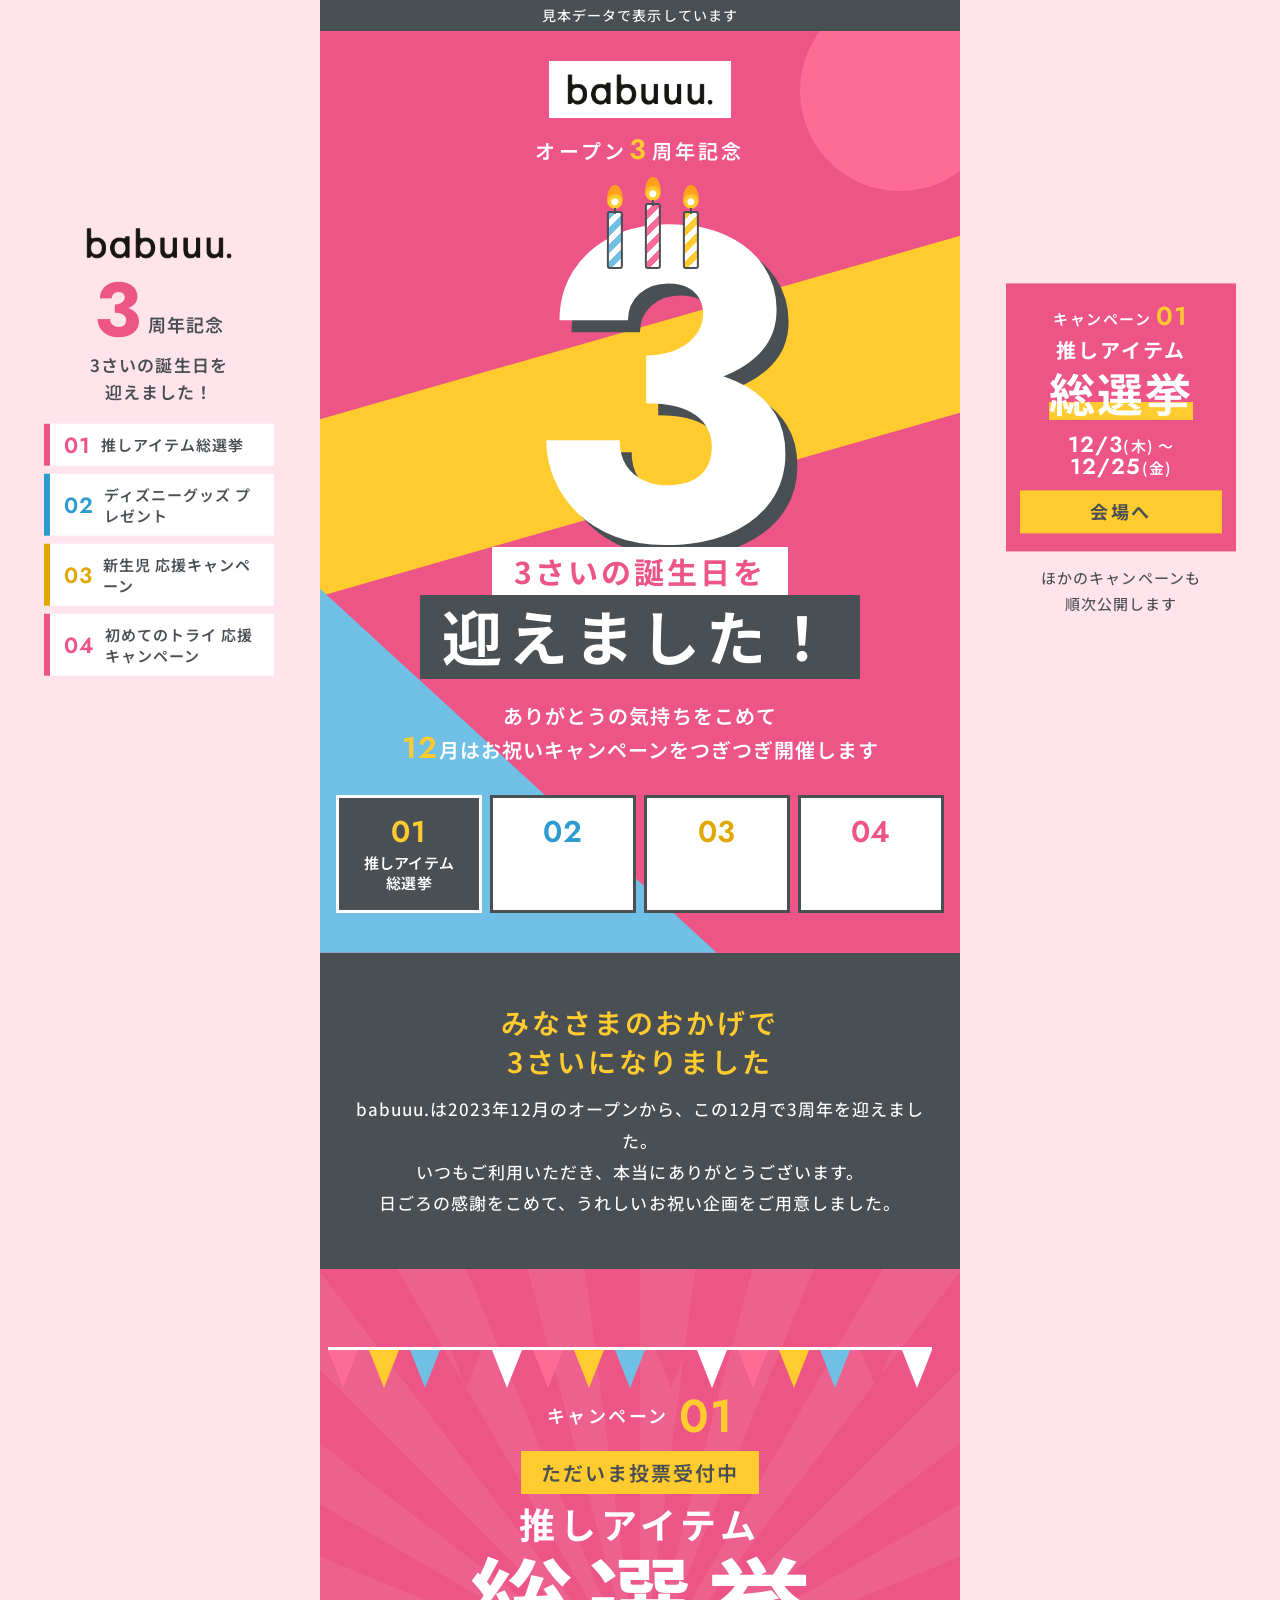
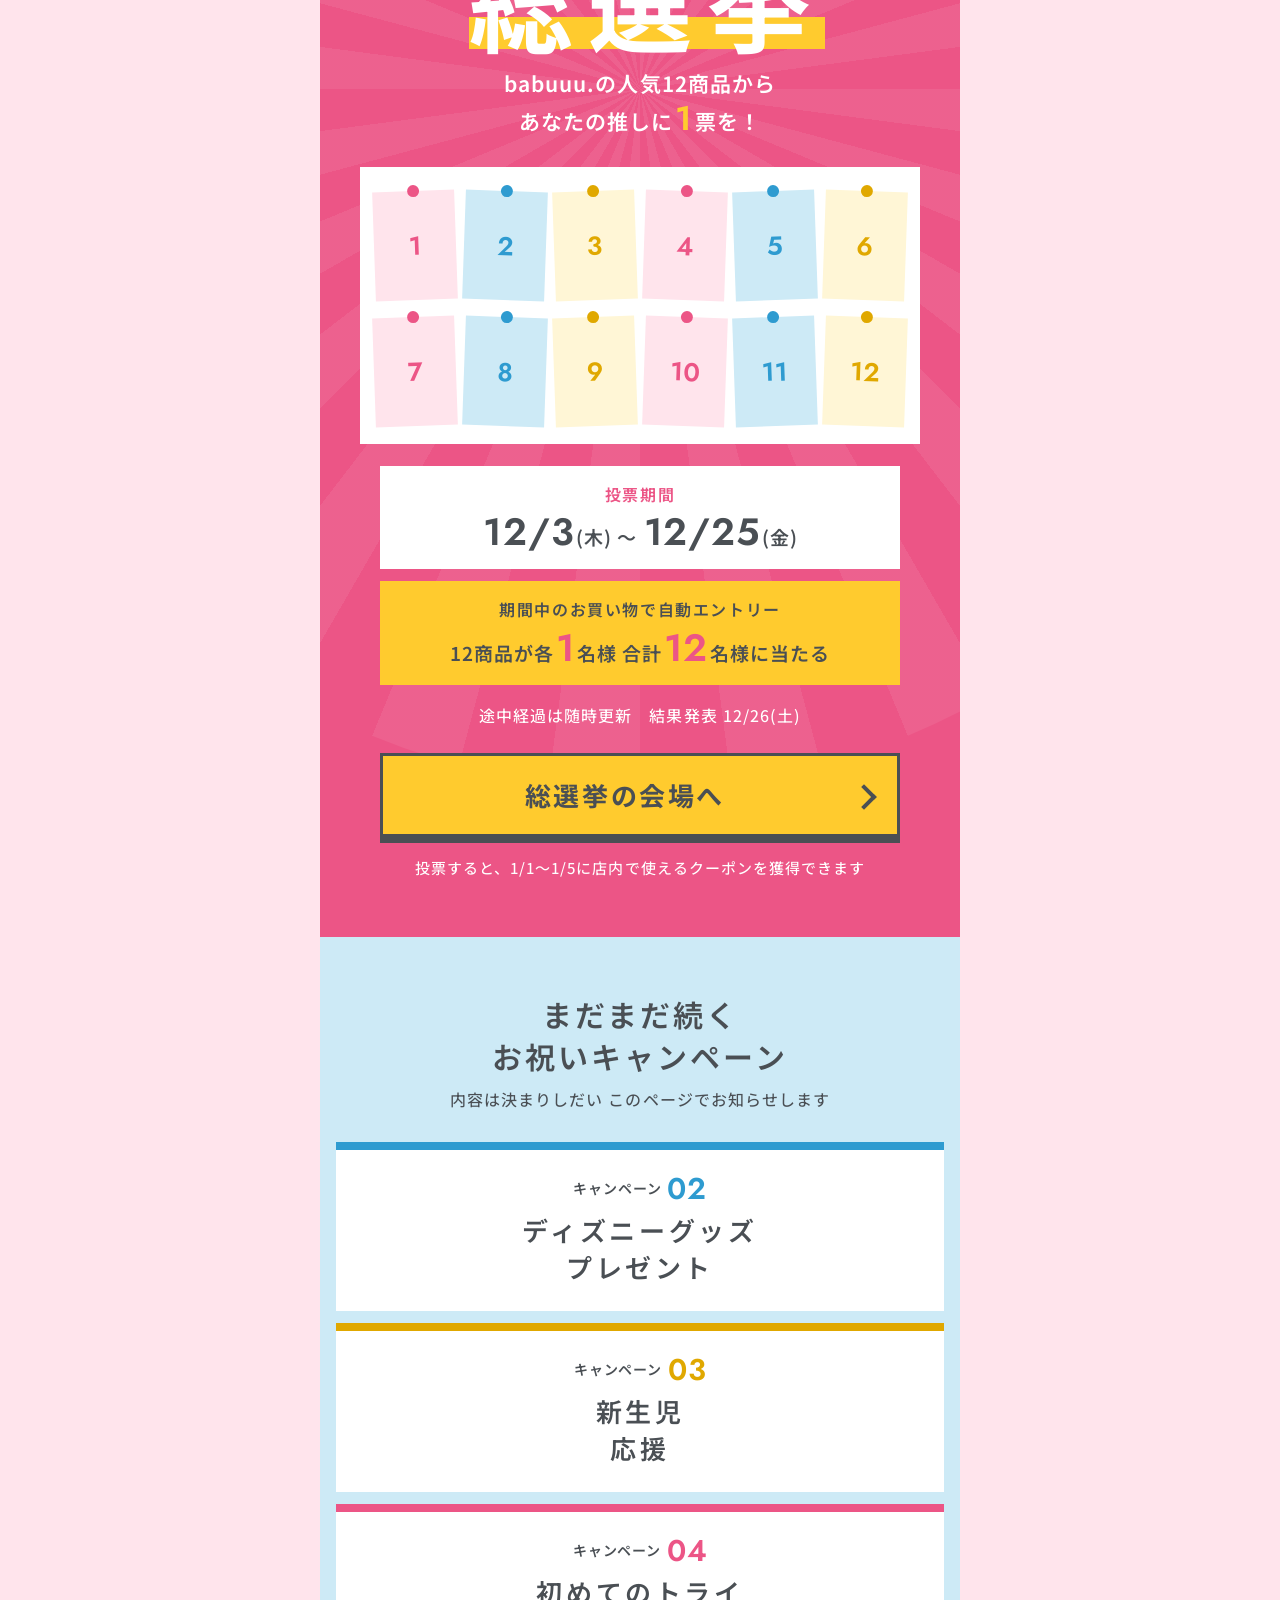
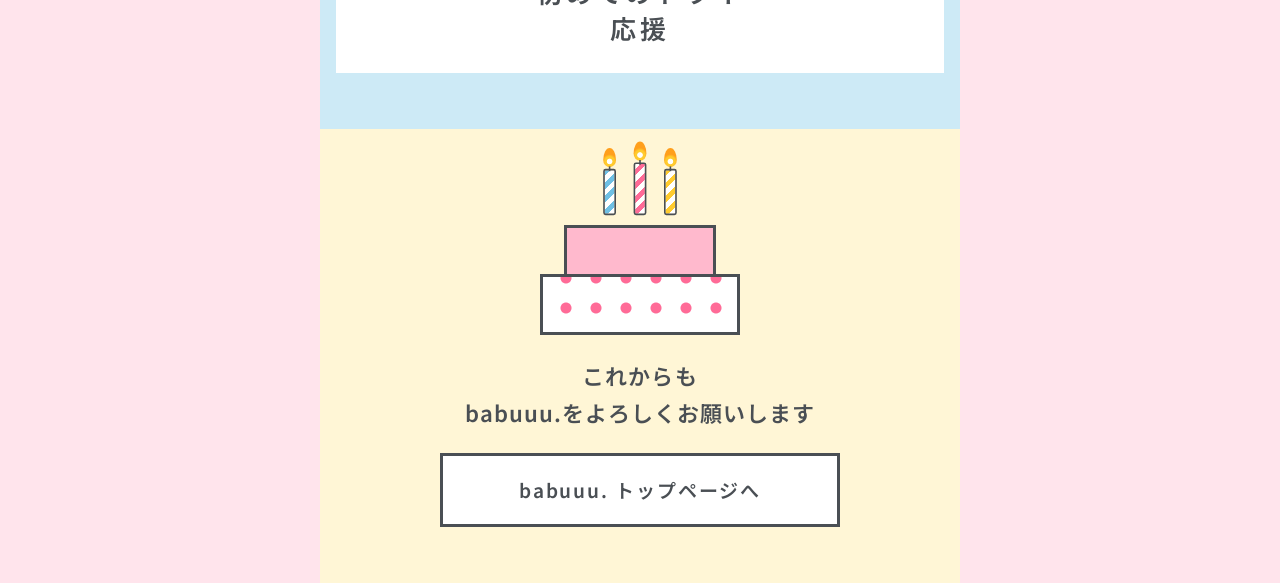
<file: fv-a.html>
<!doctype html>
<html lang="ja">
<head>
<meta charset="utf-8">
<meta name="viewport" content="width=device-width,initial-scale=1">
<meta name="robots" content="noindex">
<title>babuuu. 3周年記念 3さいの誕生日を迎えました！</title>
<link rel="stylesheet" href="https://fonts.googleapis.com/css2?family=Jost:wght@400;500;600;700&family=Noto+Sans+JP:wght@400..800&display=swap">
<link rel="stylesheet" href="style.css">
<link rel="stylesheet" href="fv-a.css">
</head>
<body>

<!-- PC：左レール（メニュー） -->
<aside class="side side-l" aria-label="メニュー">
  <div class="side-in">
    <a href="https://www.rakuten.co.jp/babuuu/" target="_blank" rel="noopener"><img class="side__logo" src="images/logo.png" alt="babuuu." width="893" height="220"></a>
    <p class="side__three"><b>3</b><span>周年記念</span></p>
    <p class="side__ttl">3さいの誕生日を<br>迎えました！</p>
    <nav class="guide" id="sideNav"></nav>
  </div>
</aside>

<!-- PC：右レール（総選挙への近道） -->
<aside class="side side-r" aria-label="推しアイテム総選挙">
  <div class="side-in">
    <a class="side-senkyo js-senkyo" href="#">
      <span class="side-senkyo__no">キャンペーン <b>01</b></span>
      <span class="side-senkyo__ttl">推しアイテム<br><em>総選挙</em></span>
      <span class="side-senkyo__date js-senkyo-term"></span>
      <span class="side-senkyo__go">会場へ</span>
    </a>
    <p class="side-r__note">ほかのキャンペーンも<br>順次公開します</p>
  </div>
</aside>

<div class="page">
  <p class="demo" id="demo" hidden>見本データで表示しています</p>

  <!-- ===== FV 案A: 色面ポスター×はみ出す3 ===== -->
  <header class="fv fva">
    <div class="fva__planes" aria-hidden="true"><i></i><i></i><i></i></div>
    <img class="fva__logo" src="images/logo.png" alt="babuuu." width="893" height="220">
    <p class="fva__pre">オープン<b>3</b>周年記念</p>
    <div class="fva__stage" aria-hidden="true">
      <div class="candles"><i></i><i></i><i></i></div>
      <span class="fva__3">3</span>
    </div>
    <h1 class="fva__title">
      <span class="fva__band fva__band--1">3さいの誕生日を</span>
      <span class="fva__band fva__band--2">迎えました！</span>
    </h1>
    <p class="fva__lead">ありがとうの気持ちをこめて<br><b>12</b>月はお祝いキャンペーンを<br class="sp">つぎつぎ開催します</p>
    <nav class="fv__nav" id="fvNav" aria-label="キャンペーン一覧"></nav>
  </header>

  <!-- ===== ごあいさつ ===== -->
  <section class="thanks">
    <h2>みなさまのおかげで<br>3さいになりました</h2>
    <p><span class="nw">babuuu.は</span>2023年12月のオープンから、この12月で3周年を迎えました。<br class="pc">いつもご利用いただき、本当にありがとうございます。<br class="pc">日ごろの感謝をこめて、うれしいお祝い企画をご用意しました。</p>
  </section>

  <main>
    <!-- ===== キャンペーン01 推しアイテム総選挙 ===== -->
    <section class="senkyo" id="c1">
      <div class="flags flags--w" aria-hidden="true"></div>
      <p class="cno"><span>キャンペーン</span><b>01</b></p>
      <p class="senkyo__state" id="senkyoState"></p>
      <h2 class="senkyo__ttl"><span>推しアイテム</span><em>総選挙</em></h2>
      <p class="senkyo__lead">babuuu.の人気12商品から<br>あなたの推しに<b>1</b>票を！</p>

      <div class="senkyo__board" aria-hidden="true" id="board"></div>

      <div class="senkyo__facts">
        <div class="fact">
          <p class="fact__h">投票期間</p>
          <p class="fact__d js-senkyo-term"></p>
        </div>
        <div class="fact fact--lot">
          <p class="fact__h">期間中のお買い物で自動エントリー</p>
          <p class="fact__d"><span class="nw">12商品が各<b>1</b>名様</span> <span class="nw">合計<b id="winners">12</b>名様に当たる</span></p>
        </div>
      </div>
      <p class="senkyo__sched" id="senkyoSched"></p>

      <a class="senkyo__go js-senkyo" href="#"><span>総選挙の会場へ</span></a>
      <p class="senkyo__note" id="senkyoNote"></p>
    </section>

    <!-- ===== キャンペーン02〜（準備中の枠） ===== -->
    <section class="more" id="more">
      <h2 class="more__ttl">まだまだ続く<br>お祝いキャンペーン</h2>
      <p class="more__lead">内容は決まりしだい <span class="nw">このページでお知らせします</span></p>
      <div class="boxes" id="boxes"></div>
    </section>

    <!-- ===== しめ ===== -->
    <section class="end">
      <div class="end__cake" aria-hidden="true">
        <div class="candles candles--s"><i></i><i></i><i></i></div>
        <div class="cake"><i></i><i></i></div>
      </div>
      <p class="end__msg">これからも<br>babuuu.をよろしくお願いします</p>
      <a class="end__btn" href="https://www.rakuten.co.jp/babuuu/" target="_blank" rel="noopener">babuuu. トップページへ</a>
    </section>
  </main>
</div>

<script src="campaign-data.js"></script>
<script src="app.js"></script>
</body>
</html>
</file>
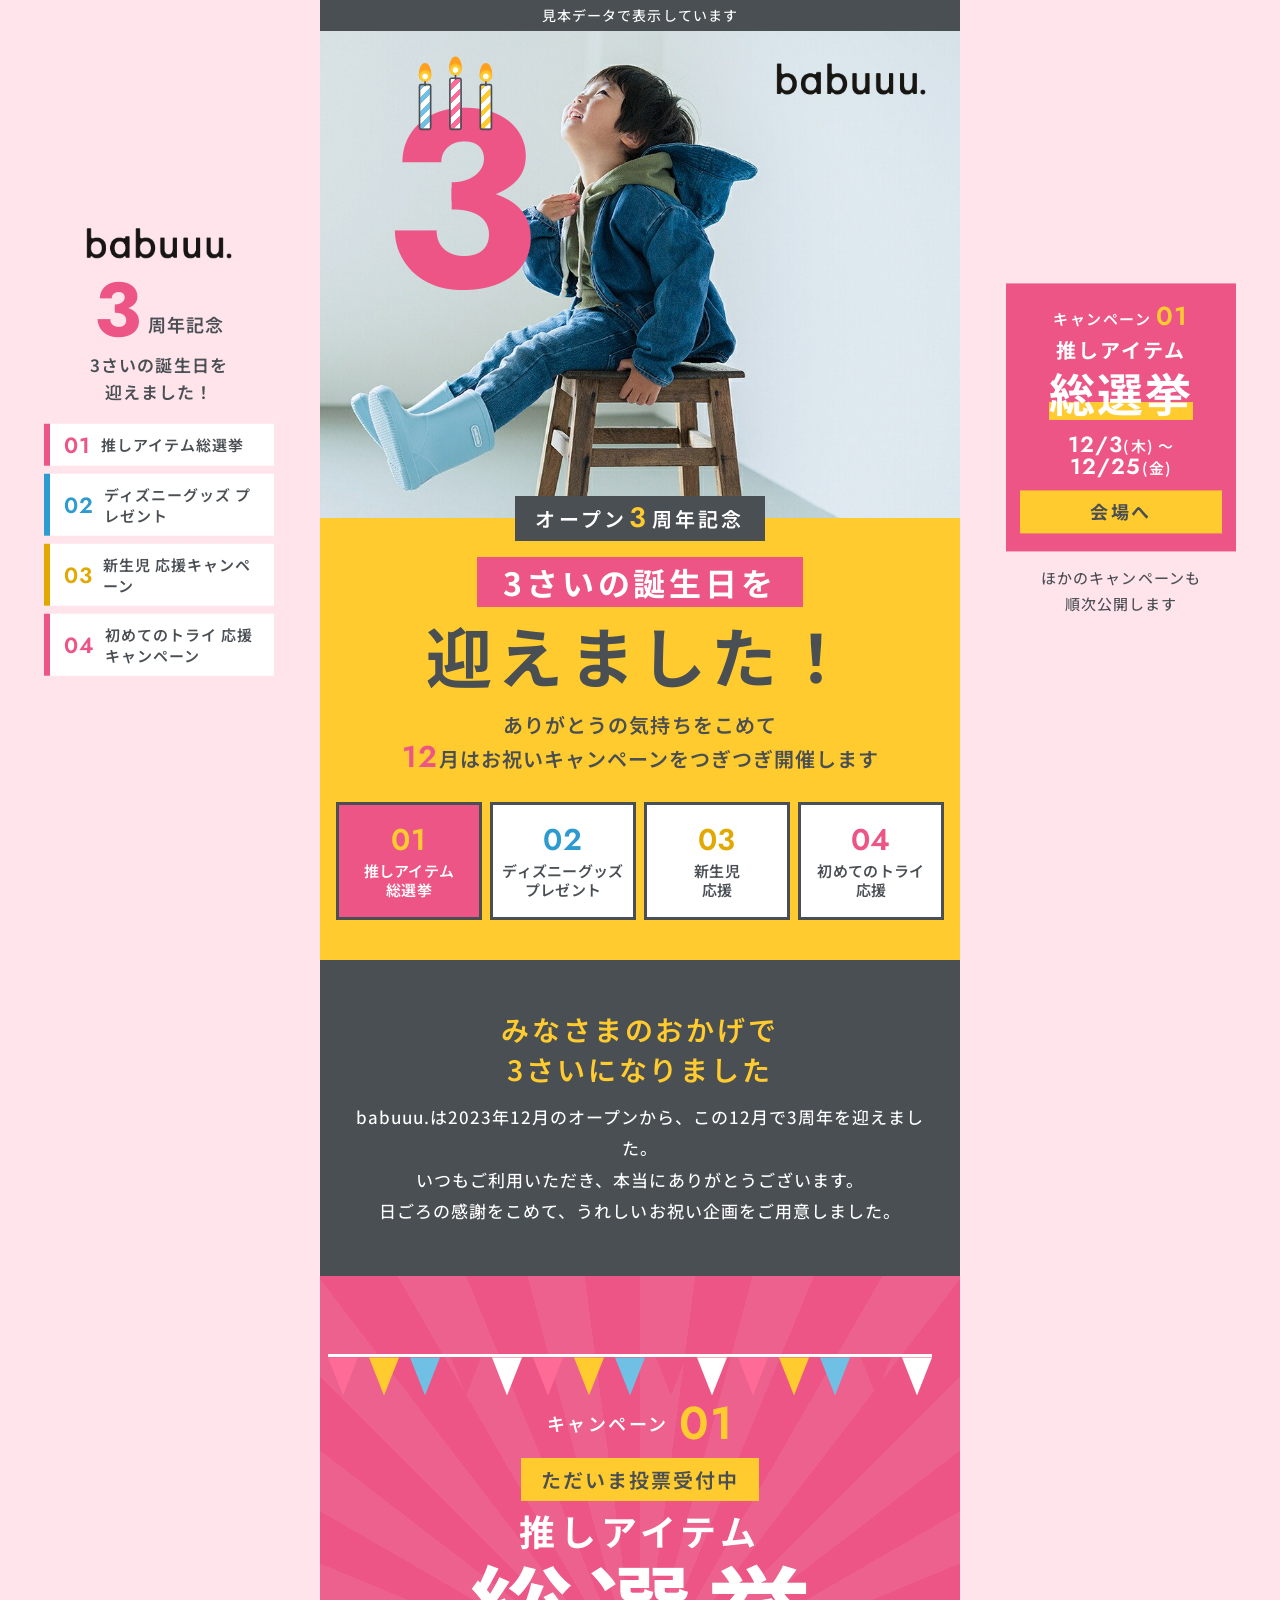
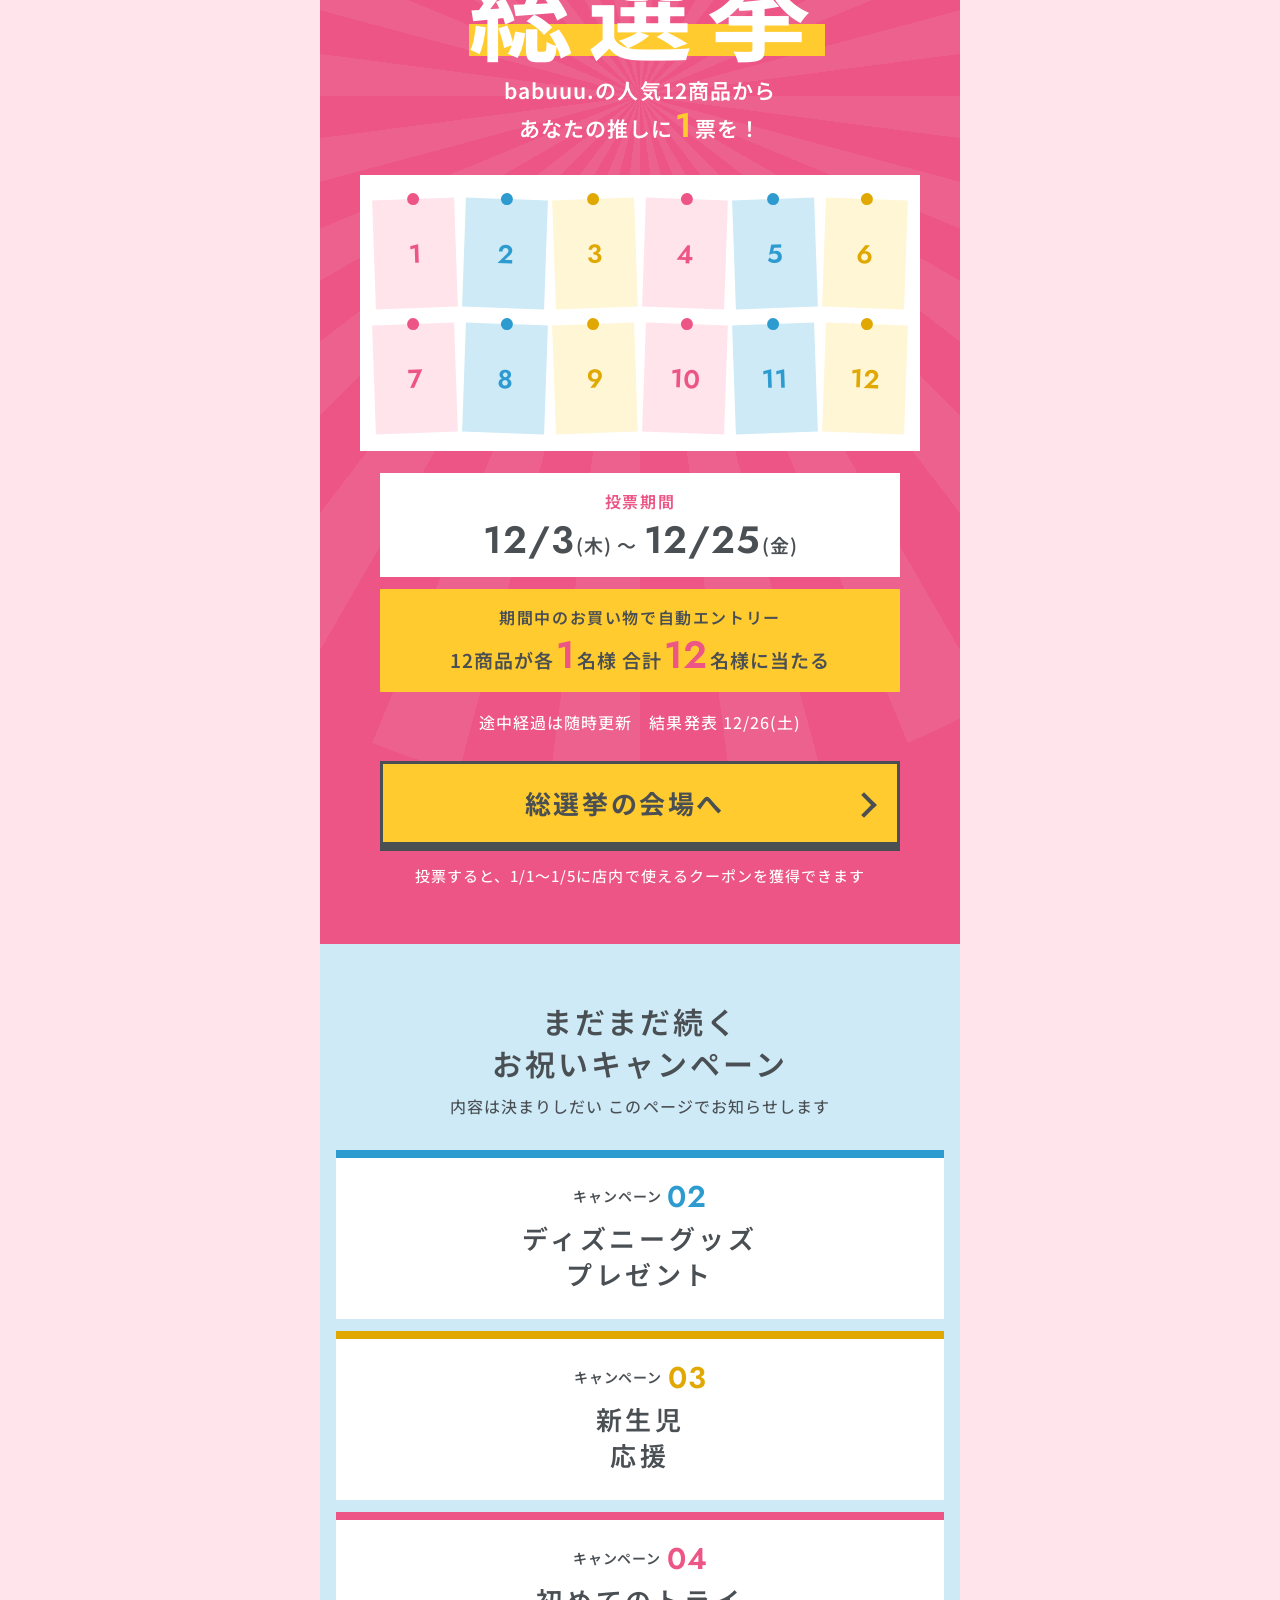
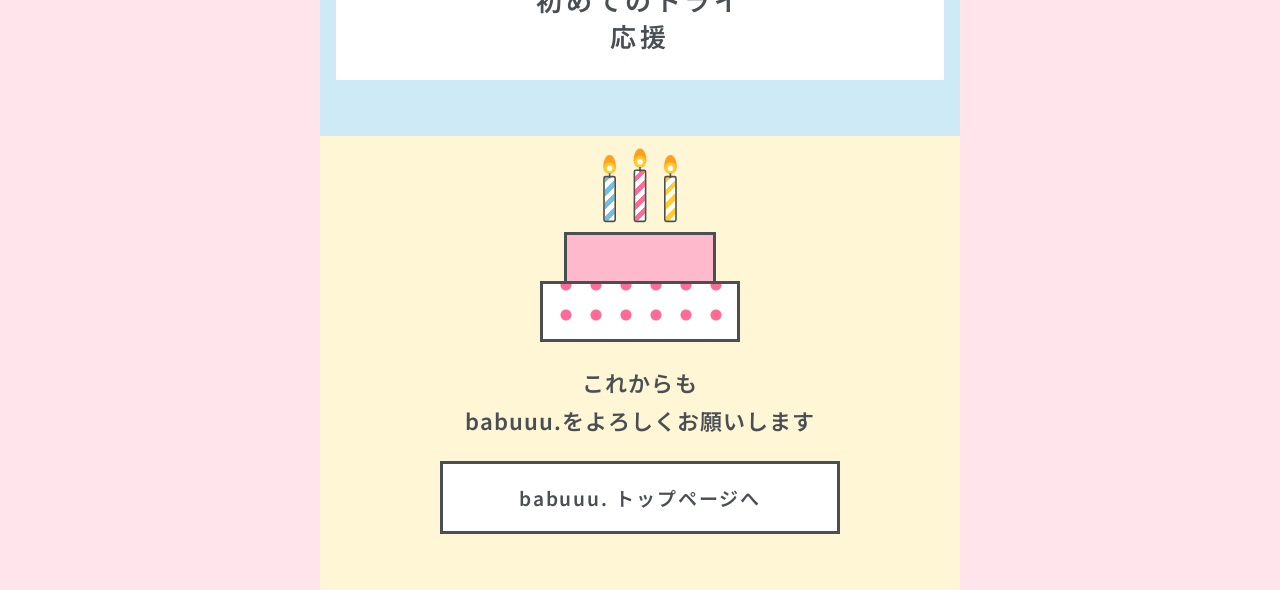
<file: fv-b.html>
<!doctype html>
<html lang="ja">
<head>
<meta charset="utf-8">
<meta name="viewport" content="width=device-width,initial-scale=1">
<meta name="robots" content="noindex">
<title>babuuu. 3周年記念 3さいの誕生日を迎えました！</title>
<link rel="stylesheet" href="https://fonts.googleapis.com/css2?family=Jost:wght@400;500;600;700&family=Noto+Sans+JP:wght@400..800&display=swap">
<link rel="stylesheet" href="style.css">
<link rel="stylesheet" href="fv-b.css">
</head>
<body>

<!-- PC：左レール（メニュー） -->
<aside class="side side-l" aria-label="メニュー">
  <div class="side-in">
    <a href="https://www.rakuten.co.jp/babuuu/" target="_blank" rel="noopener"><img class="side__logo" src="images/logo.png" alt="babuuu." width="893" height="220"></a>
    <p class="side__three"><b>3</b><span>周年記念</span></p>
    <p class="side__ttl">3さいの誕生日を<br>迎えました！</p>
    <nav class="guide" id="sideNav"></nav>
  </div>
</aside>

<!-- PC：右レール（総選挙への近道） -->
<aside class="side side-r" aria-label="推しアイテム総選挙">
  <div class="side-in">
    <a class="side-senkyo js-senkyo" href="#">
      <span class="side-senkyo__no">キャンペーン <b>01</b></span>
      <span class="side-senkyo__ttl">推しアイテム<br><em>総選挙</em></span>
      <span class="side-senkyo__date js-senkyo-term"></span>
      <span class="side-senkyo__go">会場へ</span>
    </a>
    <p class="side-r__note">ほかのキャンペーンも<br>順次公開します</p>
  </div>
</aside>

<div class="page">
  <p class="demo" id="demo" hidden>見本データで表示しています</p>

  <!-- ===== FV 案B: 写真×見上げる3 ===== -->
  <header class="fv fvb">
    <div class="fvb__photo">
      <img class="fvb__img" src="images/kid.jpg" alt="" width="920" height="700">
      <img class="fvb__logo" src="images/logo.png" alt="babuuu." width="893" height="220">
      <div class="fvb__three" aria-hidden="true">
        <div class="candles"><i></i><i></i><i></i></div>
        <span class="fvb__3">3</span>
      </div>
    </div>
    <div class="fvb__copy">
      <p class="fvb__pre">オープン<b>3</b>周年記念</p>
      <h1 class="fvb__title"><span class="fvb__l1">3さいの誕生日を</span><span class="fvb__l2">迎えました！</span></h1>
      <p class="fvb__lead">ありがとうの気持ちをこめて<br><b>12</b>月はお祝いキャンペーンを<br class="sp">つぎつぎ開催します</p>
      <nav class="fv__nav" id="fvNav" aria-label="キャンペーン一覧"></nav>
    </div>
  </header>

  <!-- ===== ごあいさつ ===== -->
  <section class="thanks">
    <h2>みなさまのおかげで<br>3さいになりました</h2>
    <p><span class="nw">babuuu.は</span>2023年12月のオープンから、この12月で3周年を迎えました。<br class="pc">いつもご利用いただき、本当にありがとうございます。<br class="pc">日ごろの感謝をこめて、うれしいお祝い企画をご用意しました。</p>
  </section>

  <main>
    <!-- ===== キャンペーン01 推しアイテム総選挙 ===== -->
    <section class="senkyo" id="c1">
      <div class="flags flags--w" aria-hidden="true"></div>
      <p class="cno"><span>キャンペーン</span><b>01</b></p>
      <p class="senkyo__state" id="senkyoState"></p>
      <h2 class="senkyo__ttl"><span>推しアイテム</span><em>総選挙</em></h2>
      <p class="senkyo__lead">babuuu.の人気12商品から<br>あなたの推しに<b>1</b>票を！</p>

      <div class="senkyo__board" aria-hidden="true" id="board"></div>

      <div class="senkyo__facts">
        <div class="fact">
          <p class="fact__h">投票期間</p>
          <p class="fact__d js-senkyo-term"></p>
        </div>
        <div class="fact fact--lot">
          <p class="fact__h">期間中のお買い物で自動エントリー</p>
          <p class="fact__d"><span class="nw">12商品が各<b>1</b>名様</span> <span class="nw">合計<b id="winners">12</b>名様に当たる</span></p>
        </div>
      </div>
      <p class="senkyo__sched" id="senkyoSched"></p>

      <a class="senkyo__go js-senkyo" href="#"><span>総選挙の会場へ</span></a>
      <p class="senkyo__note" id="senkyoNote"></p>
    </section>

    <!-- ===== キャンペーン02〜（準備中の枠） ===== -->
    <section class="more" id="more">
      <h2 class="more__ttl">まだまだ続く<br>お祝いキャンペーン</h2>
      <p class="more__lead">内容は決まりしだい <span class="nw">このページでお知らせします</span></p>
      <div class="boxes" id="boxes"></div>
    </section>

    <!-- ===== しめ ===== -->
    <section class="end">
      <div class="end__cake" aria-hidden="true">
        <div class="candles candles--s"><i></i><i></i><i></i></div>
        <div class="cake"><i></i><i></i></div>
      </div>
      <p class="end__msg">これからも<br>babuuu.をよろしくお願いします</p>
      <a class="end__btn" href="https://www.rakuten.co.jp/babuuu/" target="_blank" rel="noopener">babuuu. トップページへ</a>
    </section>
  </main>
</div>

<script src="campaign-data.js"></script>
<script src="app.js"></script>
</body>
</html>
</file>
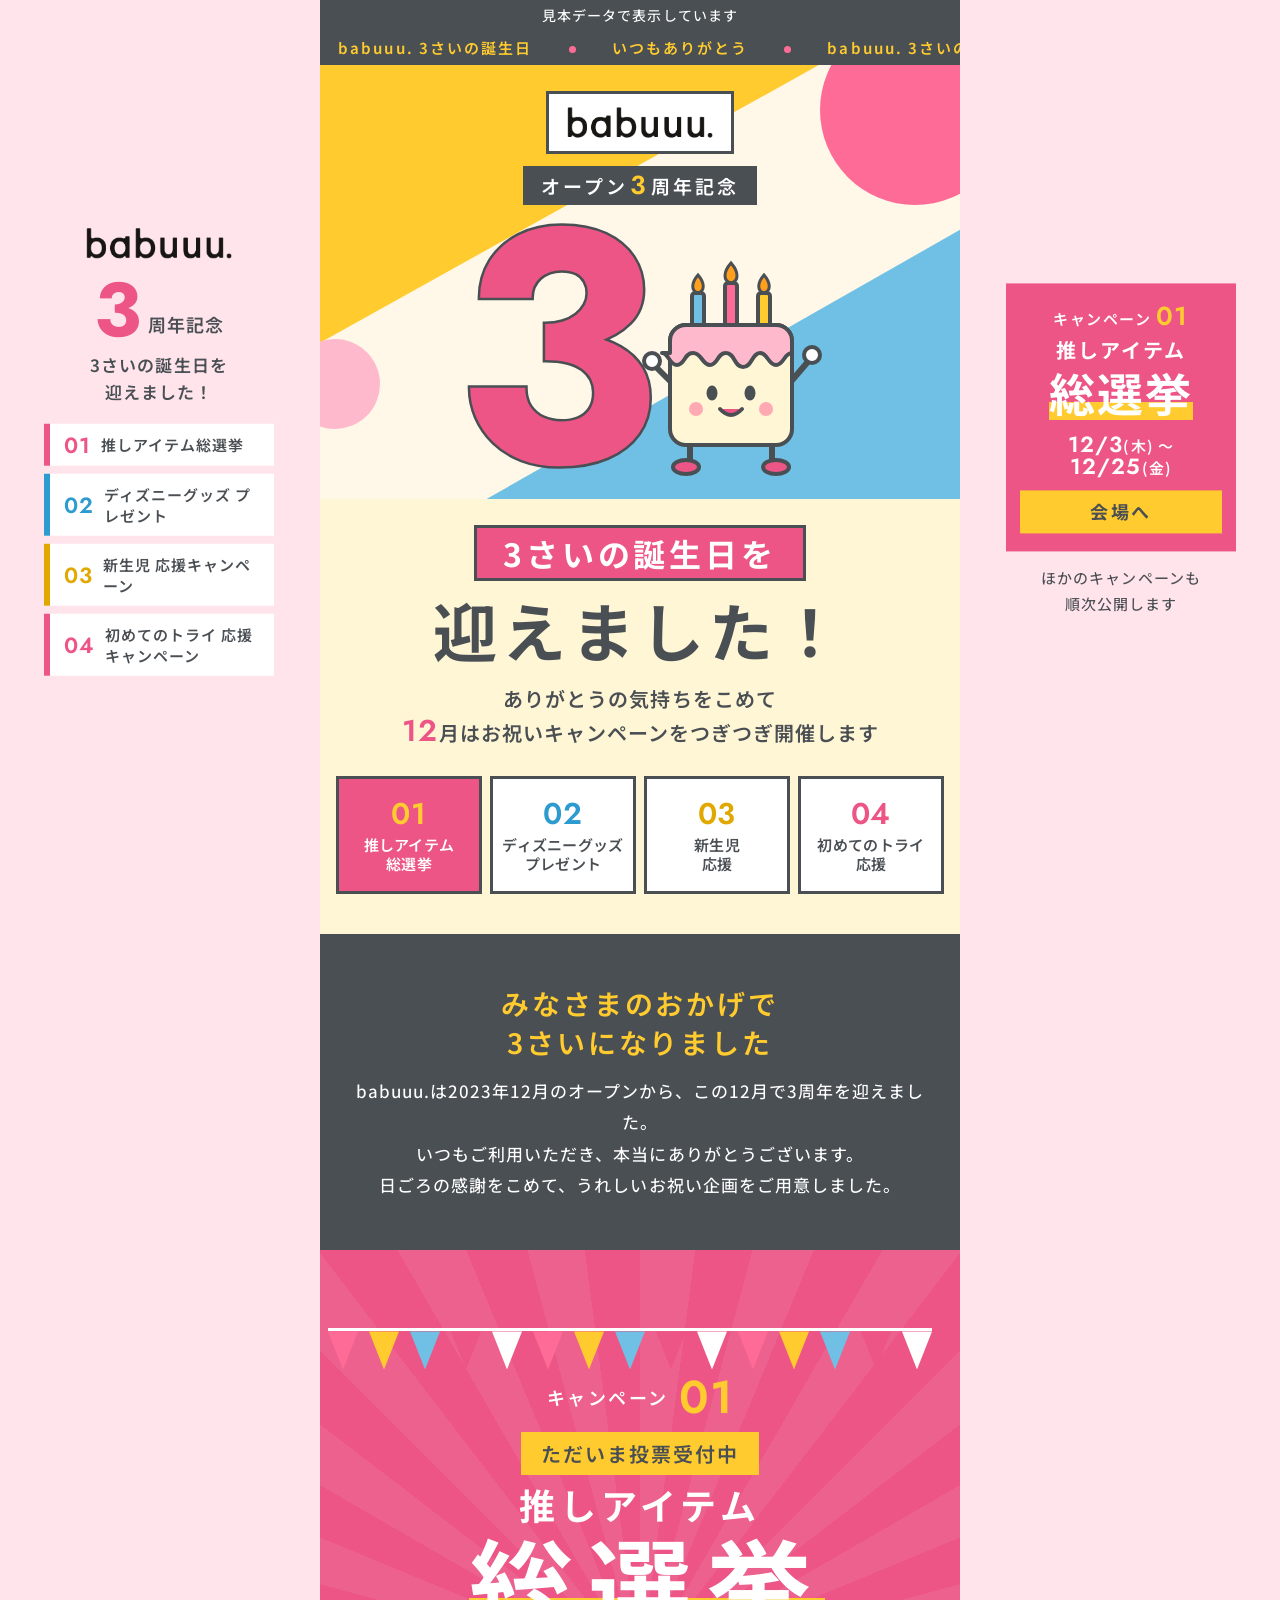
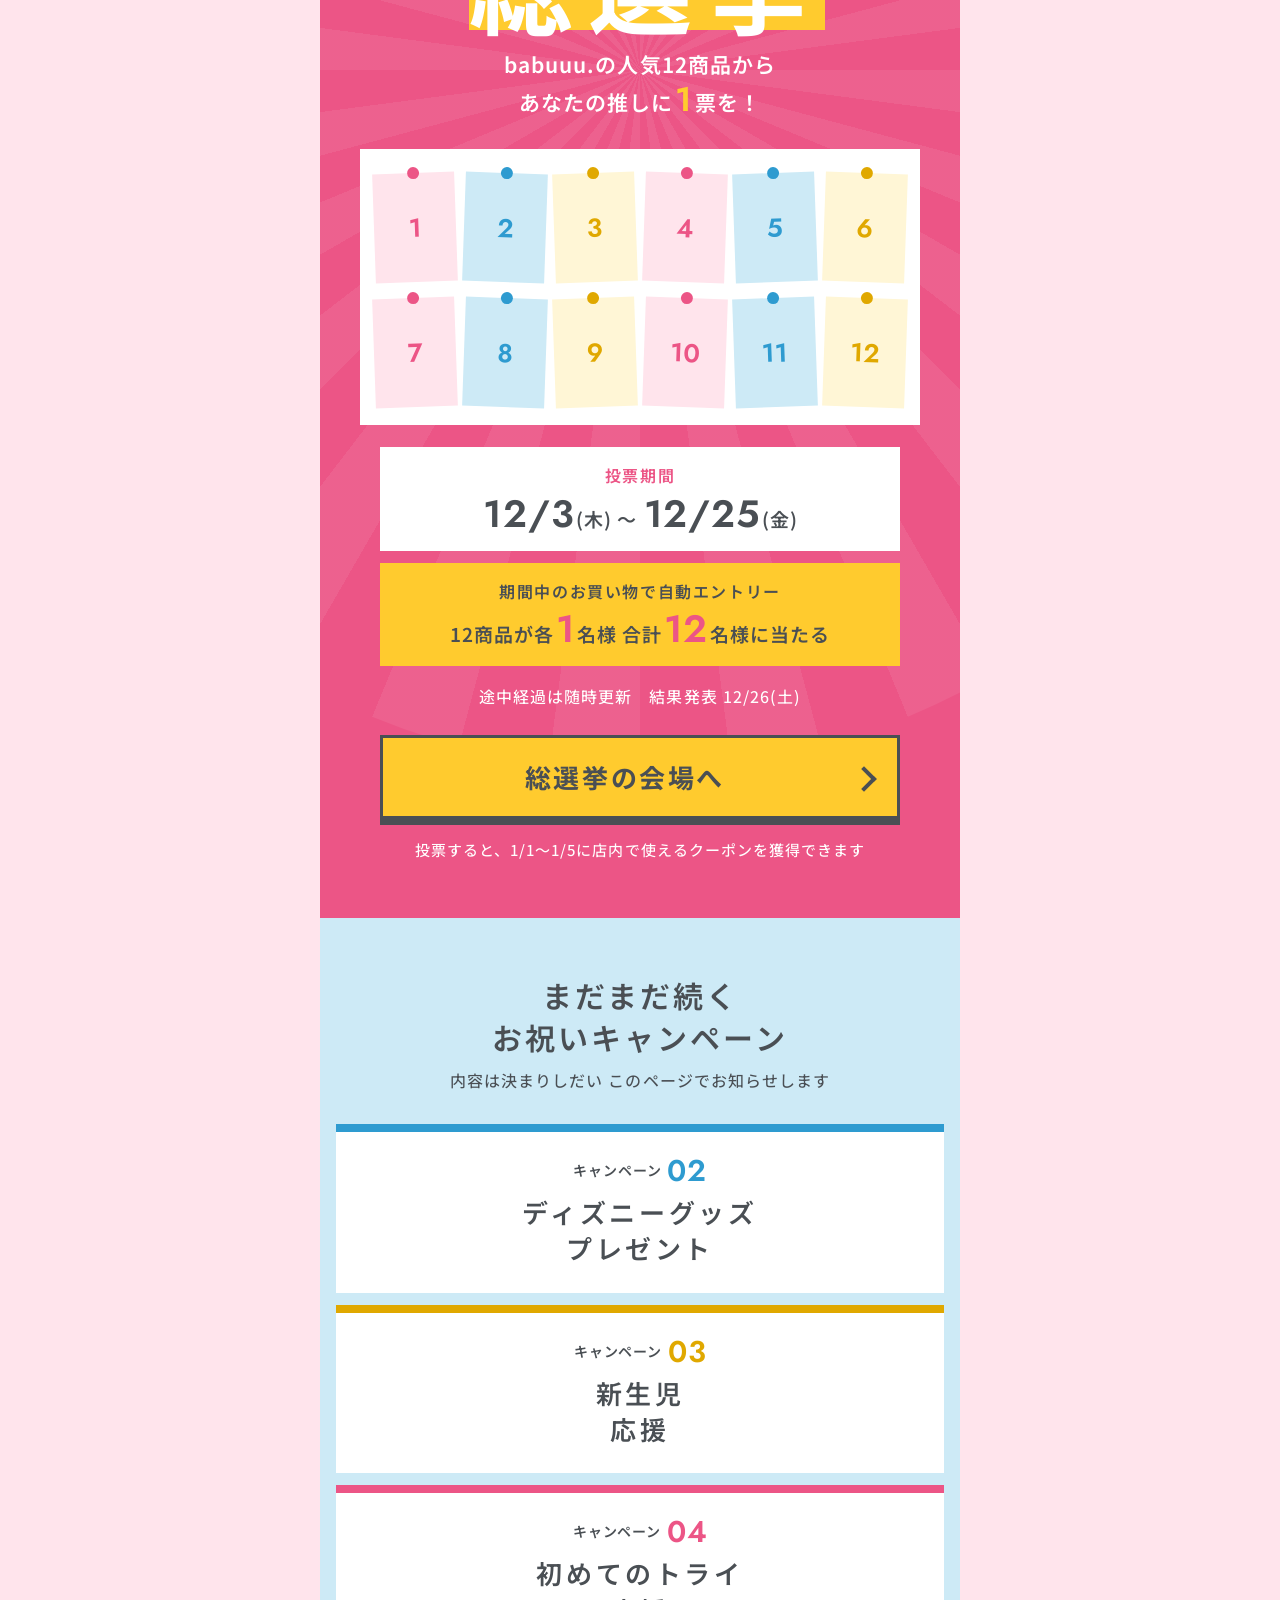
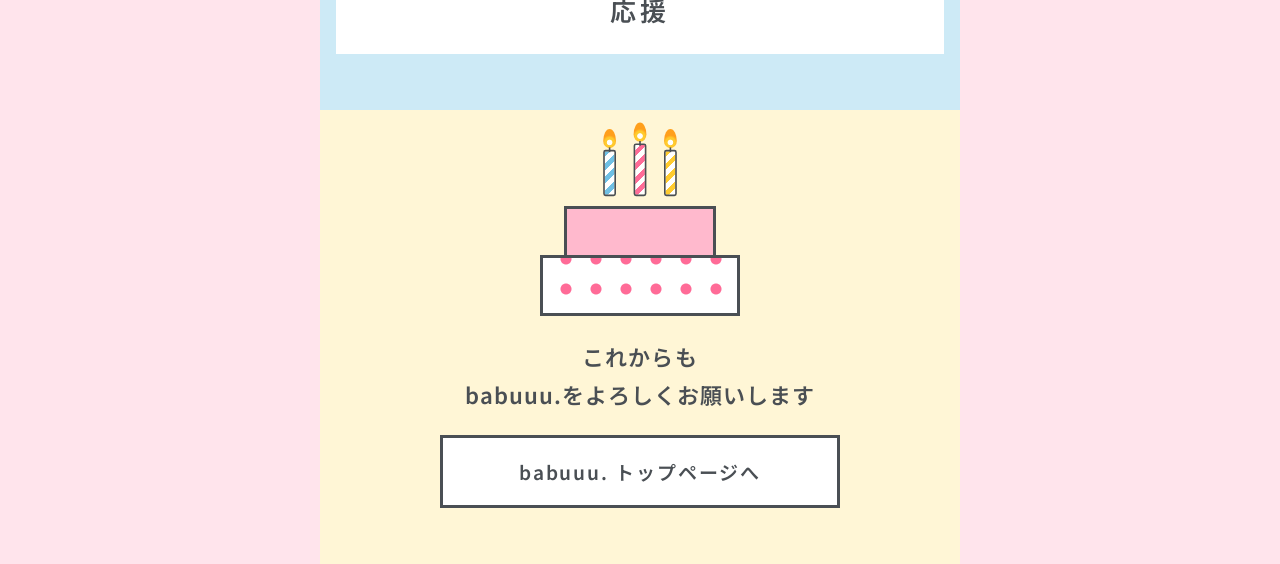
<file: fv-c.html>
<!doctype html>
<html lang="ja">
<head>
<meta charset="utf-8">
<meta name="viewport" content="width=device-width,initial-scale=1">
<meta name="robots" content="noindex">
<title>babuuu. 3周年記念 3さいの誕生日を迎えました！</title>
<link rel="stylesheet" href="https://fonts.googleapis.com/css2?family=Jost:wght@400;500;600;700&family=Noto+Sans+JP:wght@400..800&display=swap">
<link rel="stylesheet" href="style.css">
<link rel="stylesheet" href="fv-c.css">
</head>
<body>

<!-- PC：左レール（メニュー） -->
<aside class="side side-l" aria-label="メニュー">
  <div class="side-in">
    <a href="https://www.rakuten.co.jp/babuuu/" target="_blank" rel="noopener"><img class="side__logo" src="images/logo.png" alt="babuuu." width="893" height="220"></a>
    <p class="side__three"><b>3</b><span>周年記念</span></p>
    <p class="side__ttl">3さいの誕生日を<br>迎えました！</p>
    <nav class="guide" id="sideNav"></nav>
  </div>
</aside>

<!-- PC：右レール（総選挙への近道） -->
<aside class="side side-r" aria-label="推しアイテム総選挙">
  <div class="side-in">
    <a class="side-senkyo js-senkyo" href="#">
      <span class="side-senkyo__no">キャンペーン <b>01</b></span>
      <span class="side-senkyo__ttl">推しアイテム<br><em>総選挙</em></span>
      <span class="side-senkyo__date js-senkyo-term"></span>
      <span class="side-senkyo__go">会場へ</span>
    </a>
    <p class="side-r__note">ほかのキャンペーンも<br>順次公開します</p>
  </div>
</aside>

<div class="page">
  <p class="demo" id="demo" hidden>見本データで表示しています</p>

  <!-- ===== FV 案C: 色面×巨大な3×ケーキのキャラクター（参考: Daytona Park 17th/18th・PLAZA 60th） ===== -->
  <header class="fv fvc">
    <div class="fvc__marquee" aria-hidden="true"><p><span>babuuu. 3さいの誕生日</span><span>いつもありがとう</span><span>babuuu. 3さいの誕生日</span><span>いつもありがとう</span><span>babuuu. 3さいの誕生日</span><span>いつもありがとう</span></p></div>
    <div class="fvc__stage">
      <div class="fvc__planes" aria-hidden="true"><i></i><i></i><i></i><i></i></div>
      <img class="fvc__logo" src="images/logo.png" alt="babuuu." width="893" height="220">
      <p class="fvc__pre">オープン<b>3</b>周年記念</p>
      <div class="fvc__hero" aria-hidden="true">
        <span class="fvc__3">3</span>
        <svg class="cakey" viewBox="0 0 170 230" role="presentation">
          <g class="cakey__flames">
            <path d="M52 30c-7 8-7 16 0 18 7-2 7-10 0-18z"/><path d="M85 18c-8 9-8 18 0 20 8-2 8-11 0-20z"/><path d="M118 30c-7 8-7 16 0 18 7-2 7-10 0-18z"/>
          </g>
          <g stroke="#4A4F54" stroke-width="4">
            <rect x="46" y="48" width="12" height="34" rx="3" fill="#6FC0E4"/><rect x="79" y="38" width="12" height="44" rx="3" fill="#FF6B97"/><rect x="112" y="48" width="12" height="34" rx="3" fill="#FFCB2E"/>
          </g>
          <g class="cakey__arm cakey__arm--l"><path d="M28 140 L6 118" stroke="#4A4F54" stroke-width="6" stroke-linecap="round" fill="none"/><circle cx="6" cy="116" r="8" fill="#fff" stroke="#4A4F54" stroke-width="4"/></g>
          <g class="cakey__arm cakey__arm--r"><path d="M142 140 L166 112" stroke="#4A4F54" stroke-width="6" stroke-linecap="round" fill="none"/><circle cx="166" cy="110" r="8" fill="#fff" stroke="#4A4F54" stroke-width="4"/></g>
          <path d="M44 196v24M126 196v24" stroke="#4A4F54" stroke-width="6" stroke-linecap="round"/>
          <ellipse cx="40" cy="222" rx="13" ry="7" fill="#EC5586" stroke="#4A4F54" stroke-width="4"/><ellipse cx="130" cy="222" rx="13" ry="7" fill="#EC5586" stroke="#4A4F54" stroke-width="4"/>
          <rect x="24" y="80" width="122" height="120" rx="16" fill="#FFF6D6" stroke="#4A4F54" stroke-width="4"/>
          <path d="M24 108v-12c0-9 7-16 16-16h90c9 0 16 7 16 16v12c-8 0-8 12-16 12s-8-12-16-12-8 14-17 14-8-14-17-14-8 12-16 12-8-12-17-12-8 12-16 12-8-12-15-12z" fill="#FFB9CD" stroke="#4A4F54" stroke-width="4" stroke-linejoin="round"/>
          <g class="cakey__eyes" fill="#4A4F54"><ellipse cx="66" cy="148" rx="5.5" ry="7.5"/><ellipse cx="104" cy="148" rx="5.5" ry="7.5"/></g>
          <path d="M74 164q11 12 22 0" stroke="#4A4F54" stroke-width="4" stroke-linecap="round" fill="#EC5586"/>
          <circle cx="50" cy="164" r="7" fill="#FF6B97" opacity=".55"/><circle cx="120" cy="164" r="7" fill="#FF6B97" opacity=".55"/>
        </svg>
      </div>
    </div>
    <div class="fvc__copy">
      <h1 class="fvc__title"><span class="fvc__l1">3さいの誕生日を</span><span class="fvc__l2">迎えました！</span></h1>
      <p class="fvc__lead">ありがとうの気持ちをこめて<br><b>12</b>月はお祝いキャンペーンを<br class="sp">つぎつぎ開催します</p>
      <nav class="fv__nav" id="fvNav" aria-label="キャンペーン一覧"></nav>
    </div>
  </header>

  <!-- ===== ごあいさつ ===== -->
  <section class="thanks">
    <h2>みなさまのおかげで<br>3さいになりました</h2>
    <p><span class="nw">babuuu.は</span>2023年12月のオープンから、この12月で3周年を迎えました。<br class="pc">いつもご利用いただき、本当にありがとうございます。<br class="pc">日ごろの感謝をこめて、うれしいお祝い企画をご用意しました。</p>
  </section>

  <main>
    <!-- ===== キャンペーン01 推しアイテム総選挙 ===== -->
    <section class="senkyo" id="c1">
      <div class="flags flags--w" aria-hidden="true"></div>
      <p class="cno"><span>キャンペーン</span><b>01</b></p>
      <p class="senkyo__state" id="senkyoState"></p>
      <h2 class="senkyo__ttl"><span>推しアイテム</span><em>総選挙</em></h2>
      <p class="senkyo__lead">babuuu.の人気12商品から<br>あなたの推しに<b>1</b>票を！</p>

      <div class="senkyo__board" aria-hidden="true" id="board"></div>

      <div class="senkyo__facts">
        <div class="fact">
          <p class="fact__h">投票期間</p>
          <p class="fact__d js-senkyo-term"></p>
        </div>
        <div class="fact fact--lot">
          <p class="fact__h">期間中のお買い物で自動エントリー</p>
          <p class="fact__d"><span class="nw">12商品が各<b>1</b>名様</span> <span class="nw">合計<b id="winners">12</b>名様に当たる</span></p>
        </div>
      </div>
      <p class="senkyo__sched" id="senkyoSched"></p>

      <a class="senkyo__go js-senkyo" href="#"><span>総選挙の会場へ</span></a>
      <p class="senkyo__note" id="senkyoNote"></p>
    </section>

    <!-- ===== キャンペーン02〜（準備中の枠） ===== -->
    <section class="more" id="more">
      <h2 class="more__ttl">まだまだ続く<br>お祝いキャンペーン</h2>
      <p class="more__lead">内容は決まりしだい <span class="nw">このページでお知らせします</span></p>
      <div class="boxes" id="boxes"></div>
    </section>

    <!-- ===== しめ ===== -->
    <section class="end">
      <div class="end__cake" aria-hidden="true">
        <div class="candles candles--s"><i></i><i></i><i></i></div>
        <div class="cake"><i></i><i></i></div>
      </div>
      <p class="end__msg">これからも<br>babuuu.をよろしくお願いします</p>
      <a class="end__btn" href="https://www.rakuten.co.jp/babuuu/" target="_blank" rel="noopener">babuuu. トップページへ</a>
    </section>
  </main>
</div>

<script src="campaign-data.js"></script>
<script src="app.js"></script>
</body>
</html>
</file>
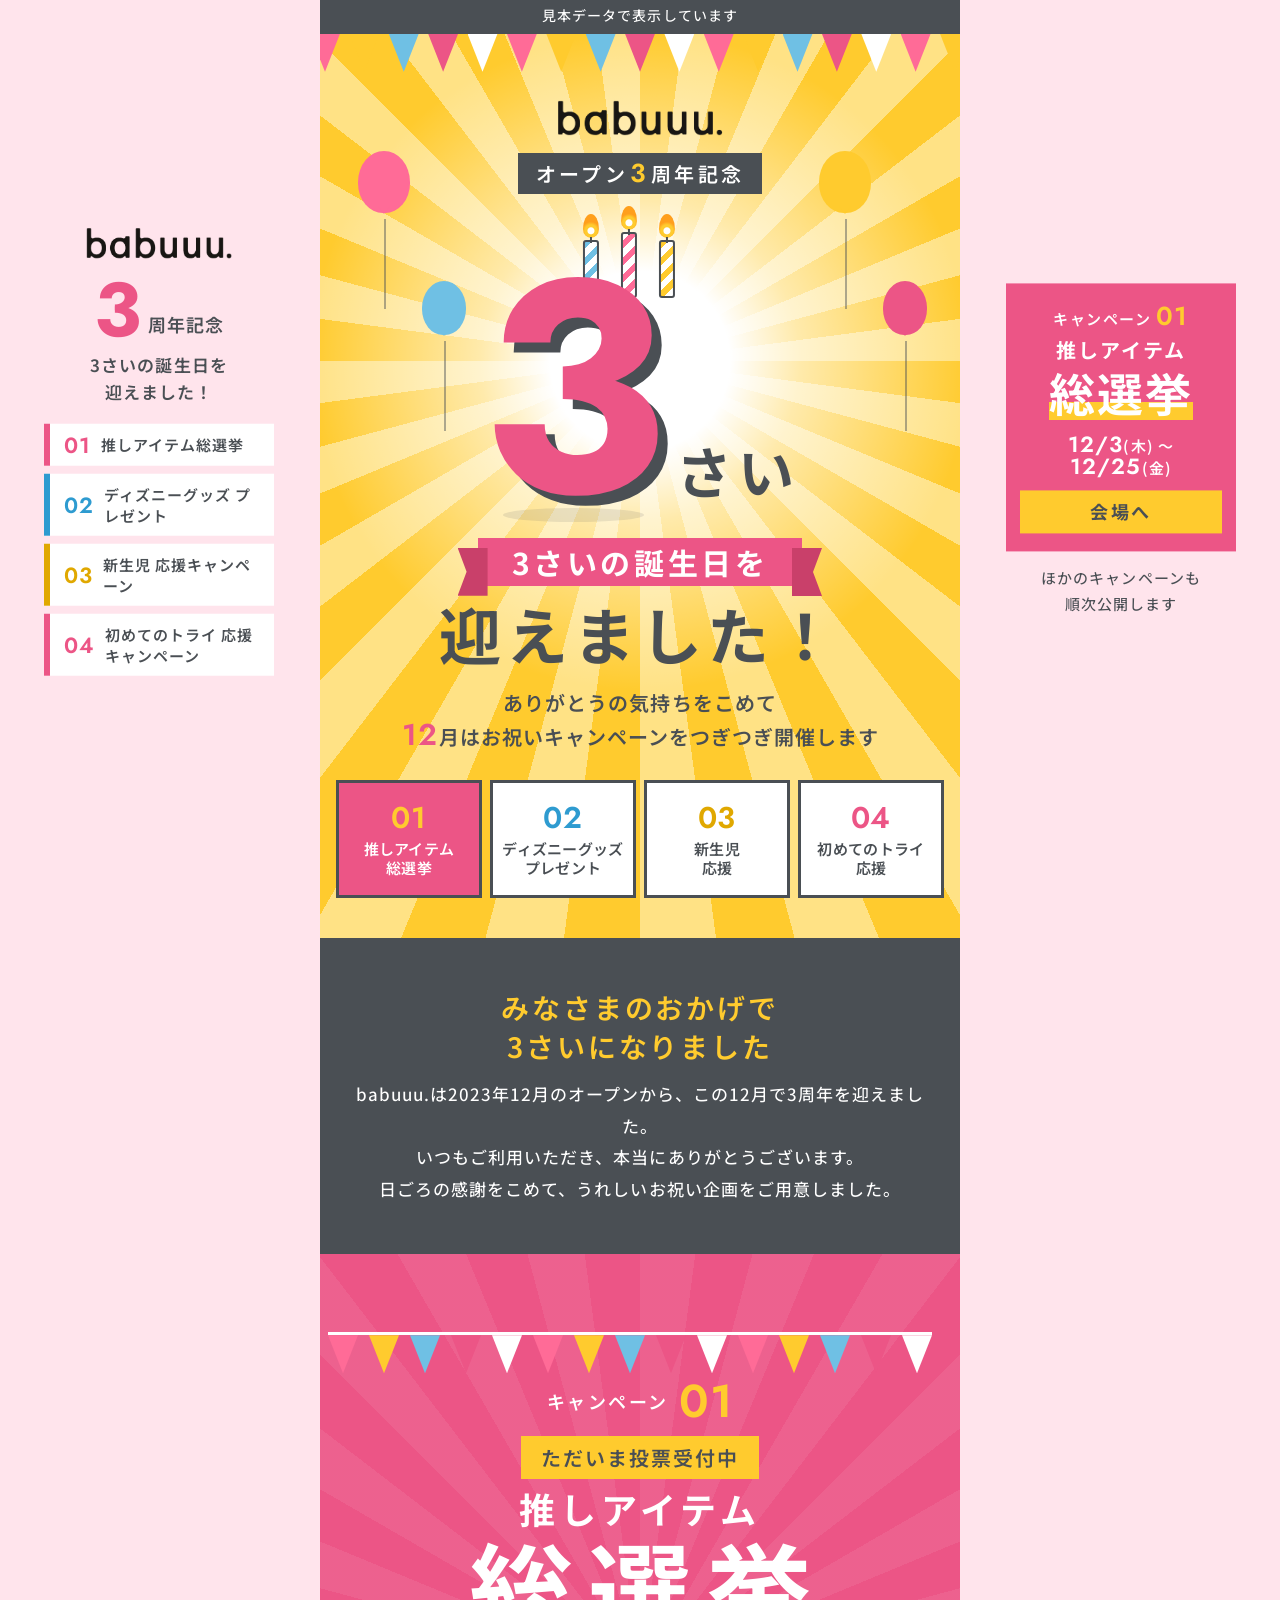
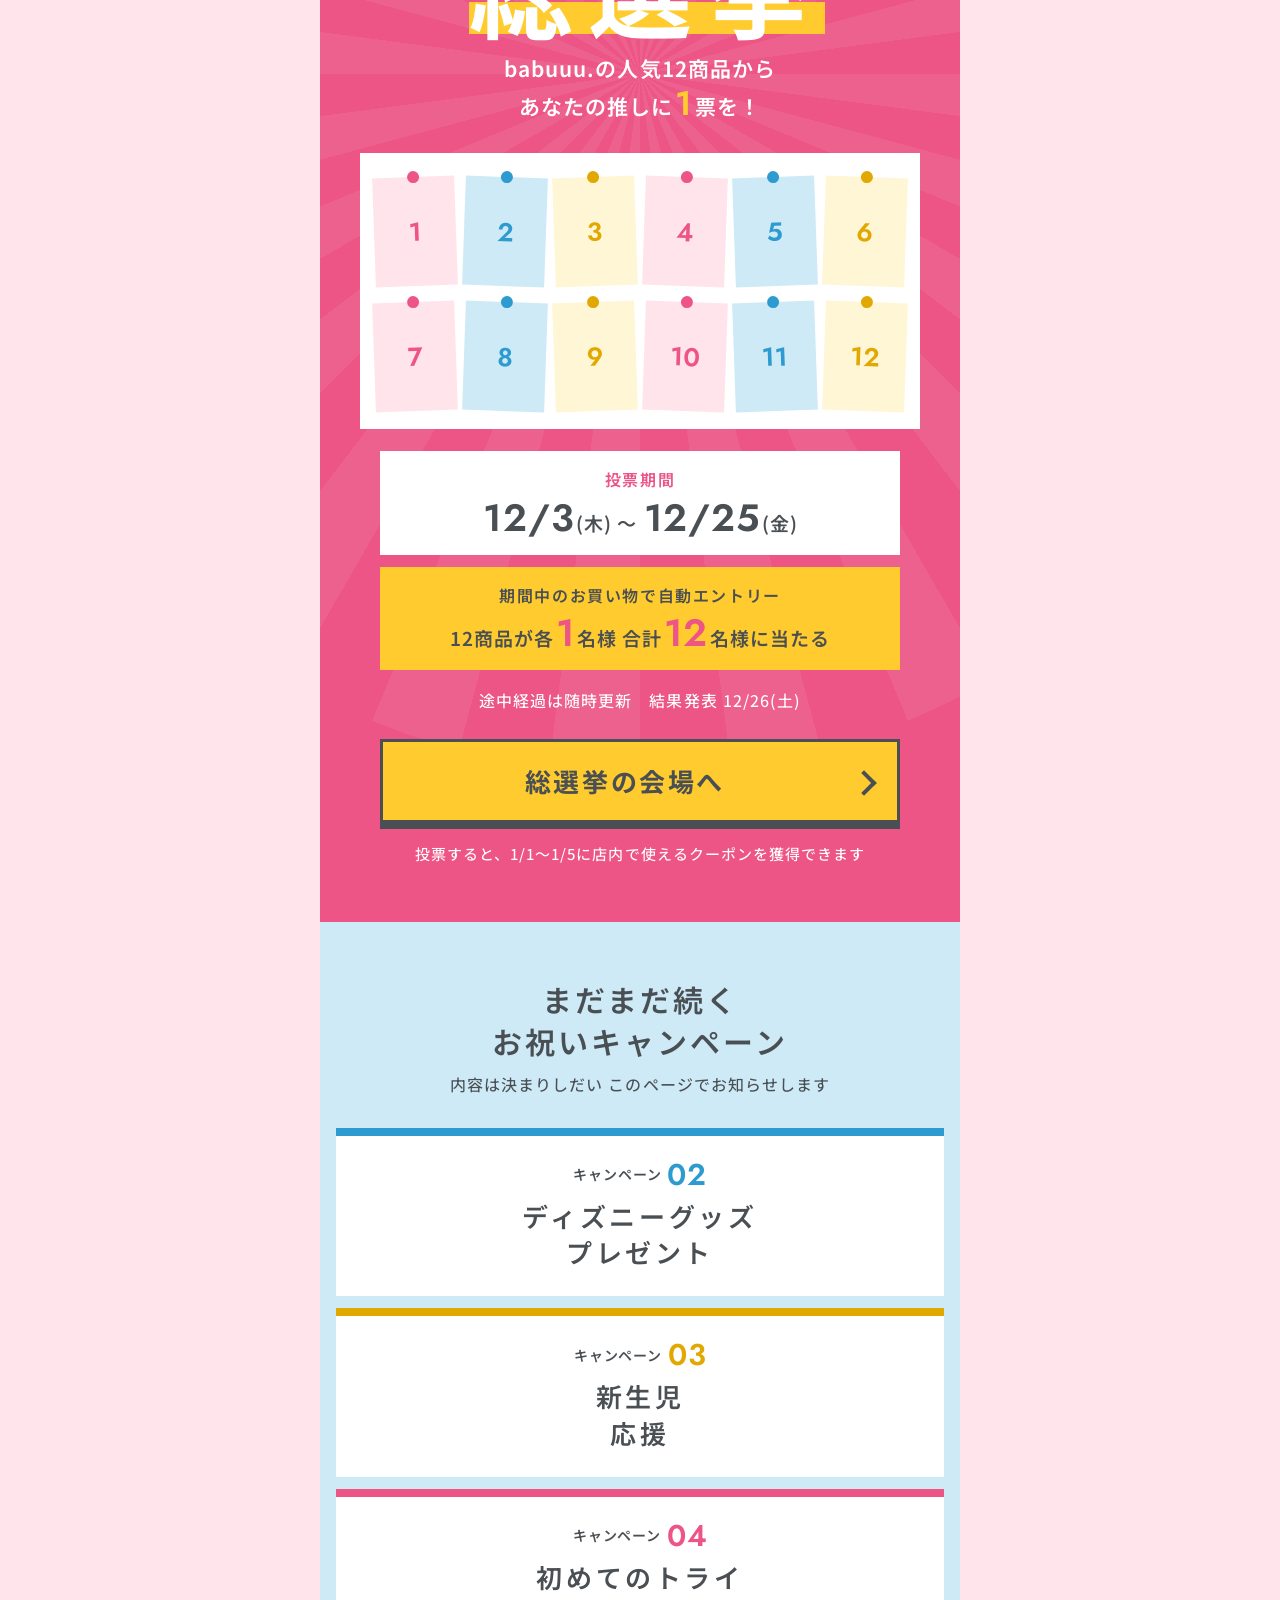
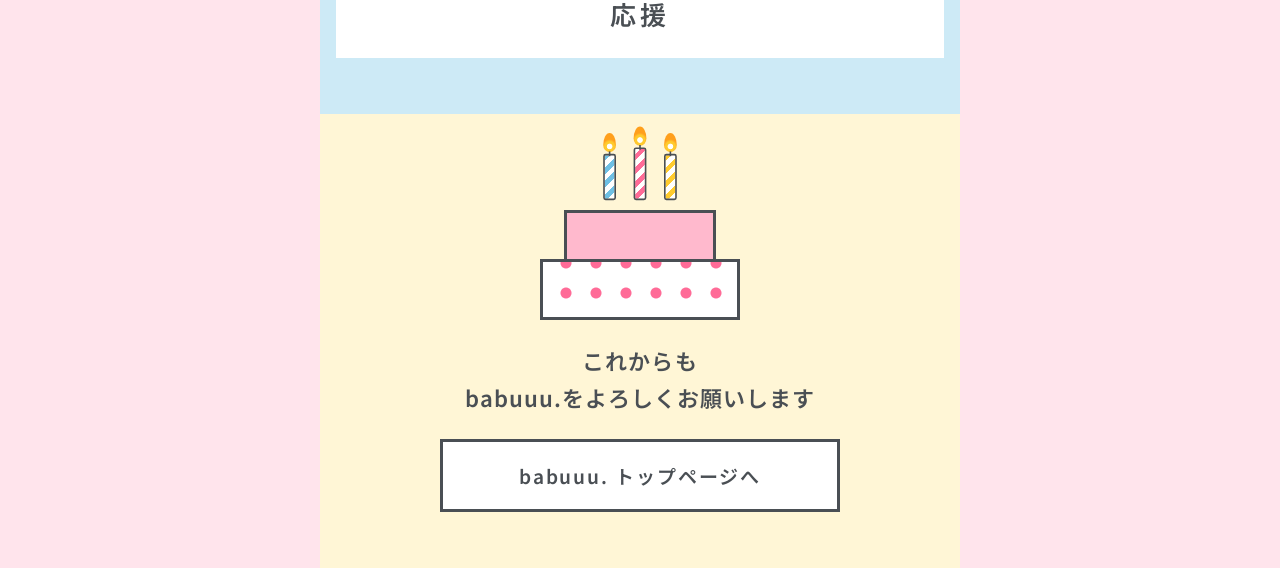
<file: index-v1.html>
<!doctype html>
<html lang="ja">
<head>
<meta charset="utf-8">
<meta name="viewport" content="width=device-width,initial-scale=1">
<meta name="robots" content="noindex">
<title>babuuu. 3周年記念 3さいの誕生日を迎えました！</title>
<link rel="stylesheet" href="https://fonts.googleapis.com/css2?family=Jost:wght@400;500;600;700&family=Noto+Sans+JP:wght@400..800&display=swap">
<link rel="stylesheet" href="style.css">
</head>
<body>

<!-- PC：左レール（メニュー） -->
<aside class="side side-l" aria-label="メニュー">
  <div class="side-in">
    <a href="https://www.rakuten.co.jp/babuuu/" target="_blank" rel="noopener"><img class="side__logo" src="images/logo.png" alt="babuuu." width="893" height="220"></a>
    <p class="side__three"><b>3</b><span>周年記念</span></p>
    <p class="side__ttl">3さいの誕生日を<br>迎えました！</p>
    <nav class="guide" id="sideNav"></nav>
  </div>
</aside>

<!-- PC：右レール（総選挙への近道） -->
<aside class="side side-r" aria-label="推しアイテム総選挙">
  <div class="side-in">
    <a class="side-senkyo js-senkyo" href="#">
      <span class="side-senkyo__no">キャンペーン <b>01</b></span>
      <span class="side-senkyo__ttl">推しアイテム<br><em>総選挙</em></span>
      <span class="side-senkyo__date js-senkyo-term"></span>
      <span class="side-senkyo__go">会場へ</span>
    </a>
    <p class="side-r__note">ほかのキャンペーンも<br>順次公開します</p>
  </div>
</aside>

<div class="page">
  <p class="demo" id="demo" hidden>見本データで表示しています</p>

  <!-- ===== FV ===== -->
  <header class="fv">
    <div class="fv__burst" aria-hidden="true"></div>
    <div class="flags" aria-hidden="true"></div>
    <div class="balloons" aria-hidden="true">
      <i style="--c:#FF6B97;--x:6%;--d:0s"></i>
      <i style="--c:#6FC0E4;--x:16%;--d:-1.4s"></i>
      <i style="--c:#FFCB2E;--x:78%;--d:-.7s"></i>
      <i style="--c:#EC5586;--x:88%;--d:-2.1s"></i>
    </div>
    <img class="fv__logo" src="images/logo.png" alt="babuuu." width="893" height="220">
    <p class="fv__pre">オープン<b>3</b>周年記念</p>

    <div class="fv__three" aria-hidden="true">
      <div class="candles"><i></i><i></i><i></i></div>
      <span class="fv__3" data-n="3">3</span>
      <span class="fv__sai">さい</span>
    </div>

    <h1 class="fv__title">
      <span class="fv__ribbon"><span>3さいの誕生日を</span></span>
      <span class="fv__main">迎えました！</span>
    </h1>
    <p class="fv__lead">ありがとうの気持ちをこめて<br><b>12</b>月はお祝いキャンペーンを<br class="sp">つぎつぎ開催します</p>

    <nav class="fv__nav" id="fvNav" aria-label="キャンペーン一覧"></nav>
  </header>

  <!-- ===== ごあいさつ ===== -->
  <section class="thanks">
    <h2>みなさまのおかげで<br>3さいになりました</h2>
    <p><span class="nw">babuuu.は</span>2023年12月のオープンから、この12月で3周年を迎えました。<br class="pc">いつもご利用いただき、本当にありがとうございます。<br class="pc">日ごろの感謝をこめて、うれしいお祝い企画をご用意しました。</p>
  </section>

  <main>
    <!-- ===== キャンペーン01 推しアイテム総選挙 ===== -->
    <section class="senkyo" id="c1">
      <div class="flags flags--w" aria-hidden="true"></div>
      <p class="cno"><span>キャンペーン</span><b>01</b></p>
      <p class="senkyo__state" id="senkyoState"></p>
      <h2 class="senkyo__ttl"><span>推しアイテム</span><em>総選挙</em></h2>
      <p class="senkyo__lead">babuuu.の人気12商品から<br>あなたの推しに<b>1</b>票を！</p>

      <div class="senkyo__board" aria-hidden="true" id="board"></div>

      <div class="senkyo__facts">
        <div class="fact">
          <p class="fact__h">投票期間</p>
          <p class="fact__d js-senkyo-term"></p>
        </div>
        <div class="fact fact--lot">
          <p class="fact__h">期間中のお買い物で自動エントリー</p>
          <p class="fact__d"><span class="nw">12商品が各<b>1</b>名様</span> <span class="nw">合計<b id="winners">12</b>名様に当たる</span></p>
        </div>
      </div>
      <p class="senkyo__sched" id="senkyoSched"></p>

      <a class="senkyo__go js-senkyo" href="#"><span>総選挙の会場へ</span></a>
      <p class="senkyo__note" id="senkyoNote"></p>
    </section>

    <!-- ===== キャンペーン02〜（準備中の枠） ===== -->
    <section class="more" id="more">
      <h2 class="more__ttl">まだまだ続く<br>お祝いキャンペーン</h2>
      <p class="more__lead">内容は決まりしだい <span class="nw">このページでお知らせします</span></p>
      <div class="boxes" id="boxes"></div>
    </section>

    <!-- ===== しめ ===== -->
    <section class="end">
      <div class="end__cake" aria-hidden="true">
        <div class="candles candles--s"><i></i><i></i><i></i></div>
        <div class="cake"><i></i><i></i></div>
      </div>
      <p class="end__msg">これからも<br>babuuu.をよろしくお願いします</p>
      <a class="end__btn" href="https://www.rakuten.co.jp/babuuu/" target="_blank" rel="noopener">babuuu. トップページへ</a>
    </section>
  </main>
</div>

<script src="campaign-data.js"></script>
<script src="app.js"></script>
</body>
</html>
</file>
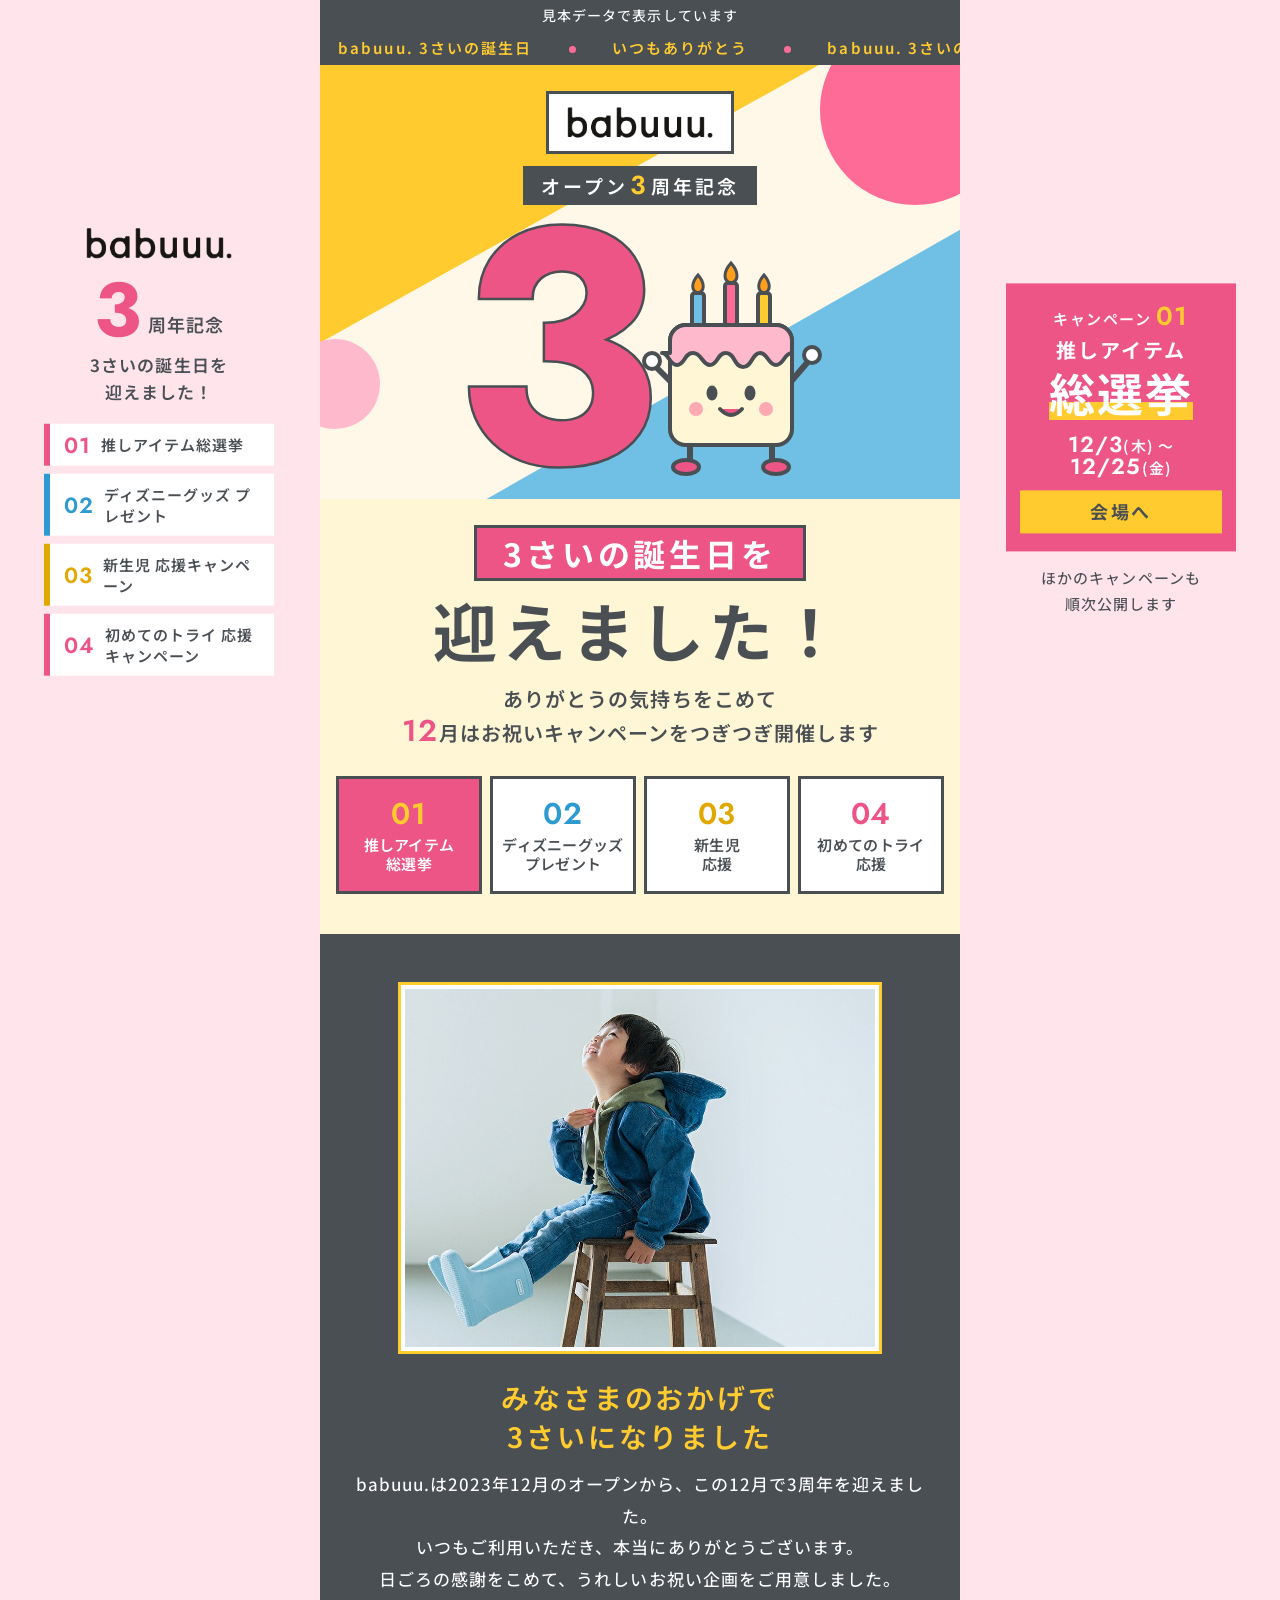
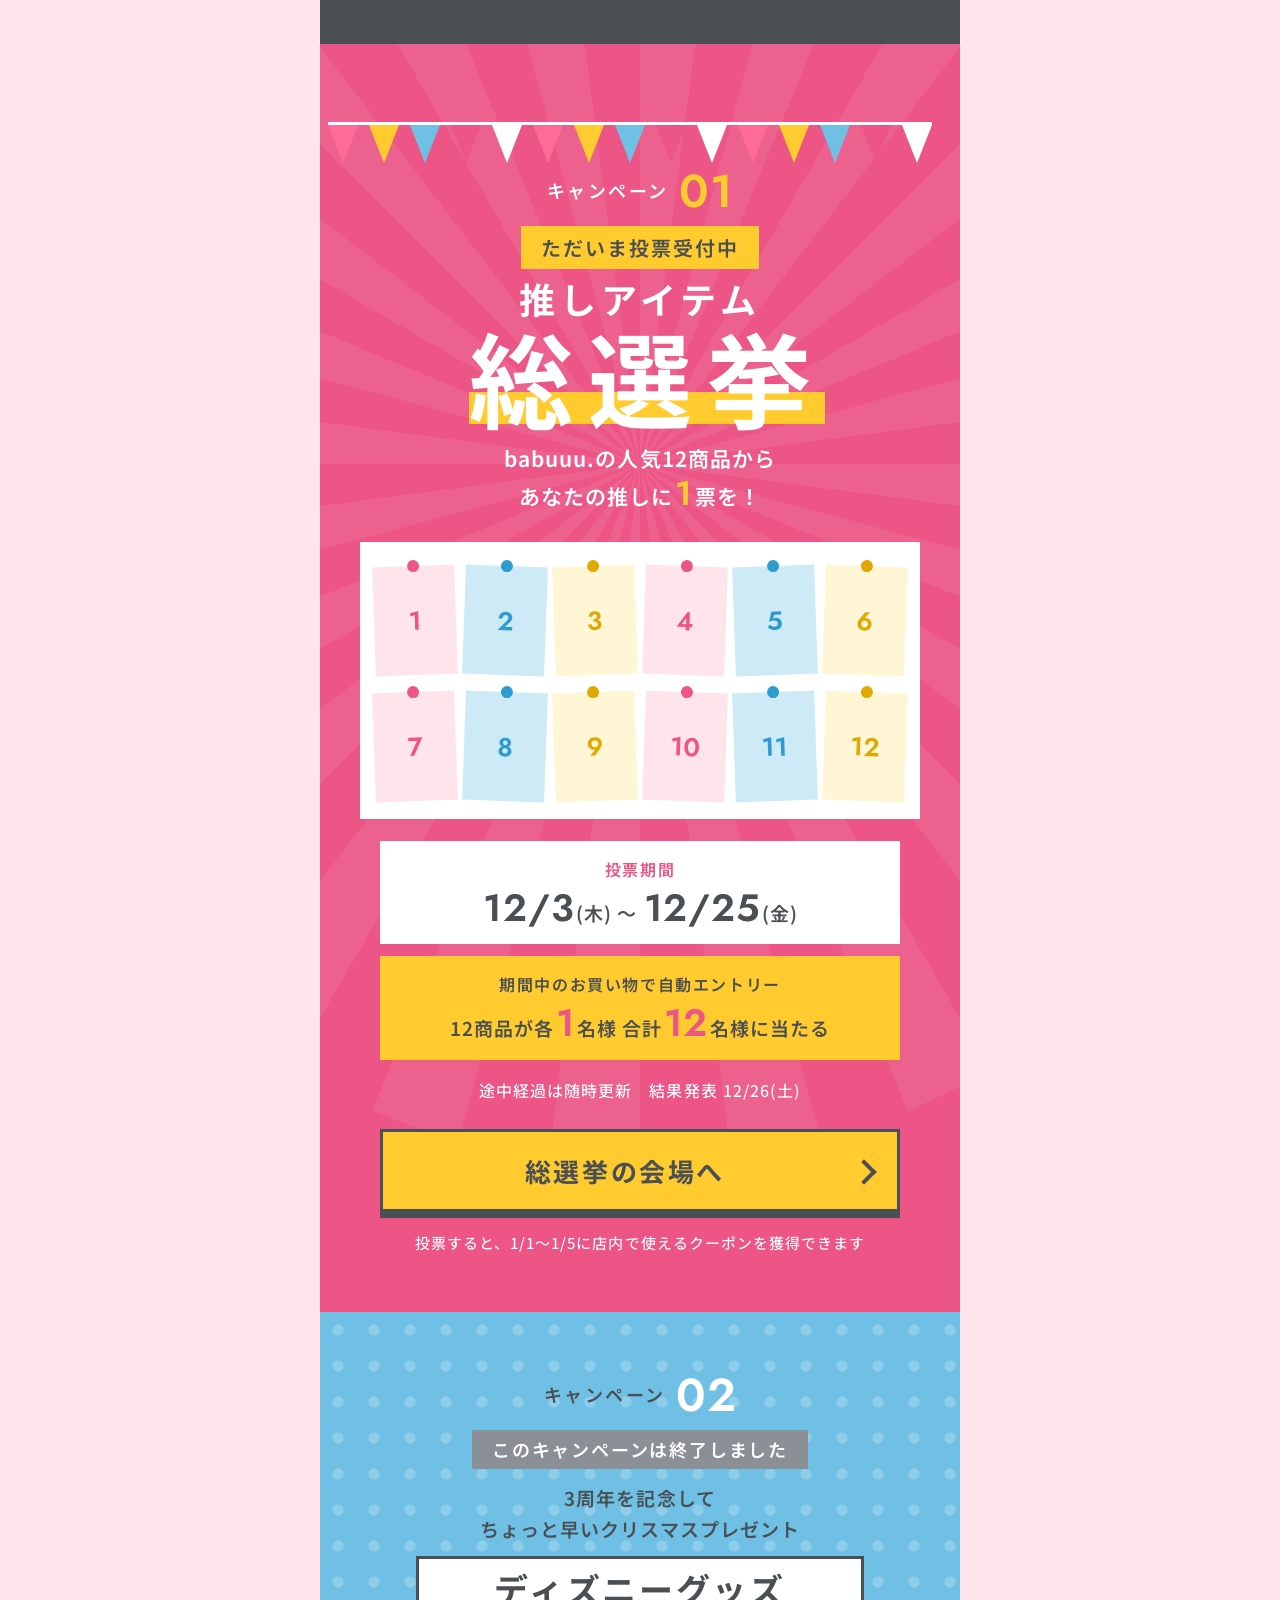
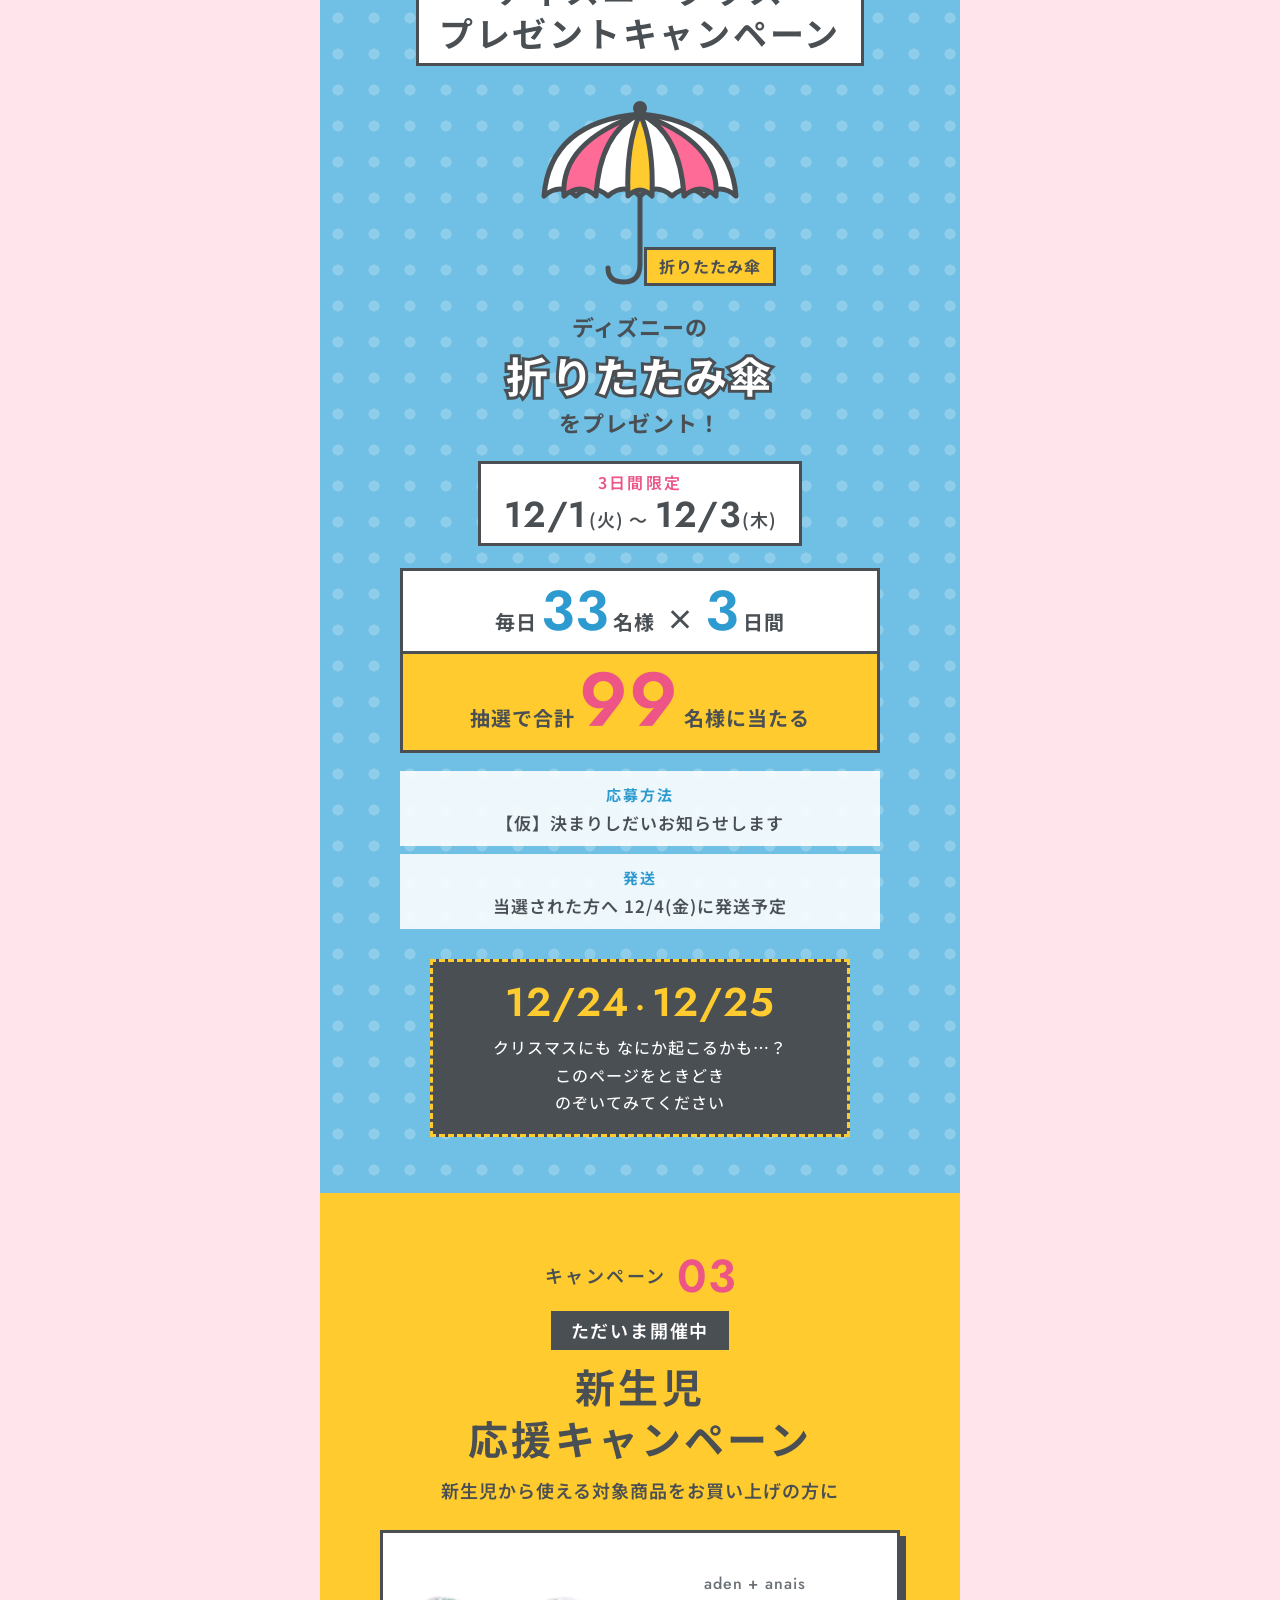
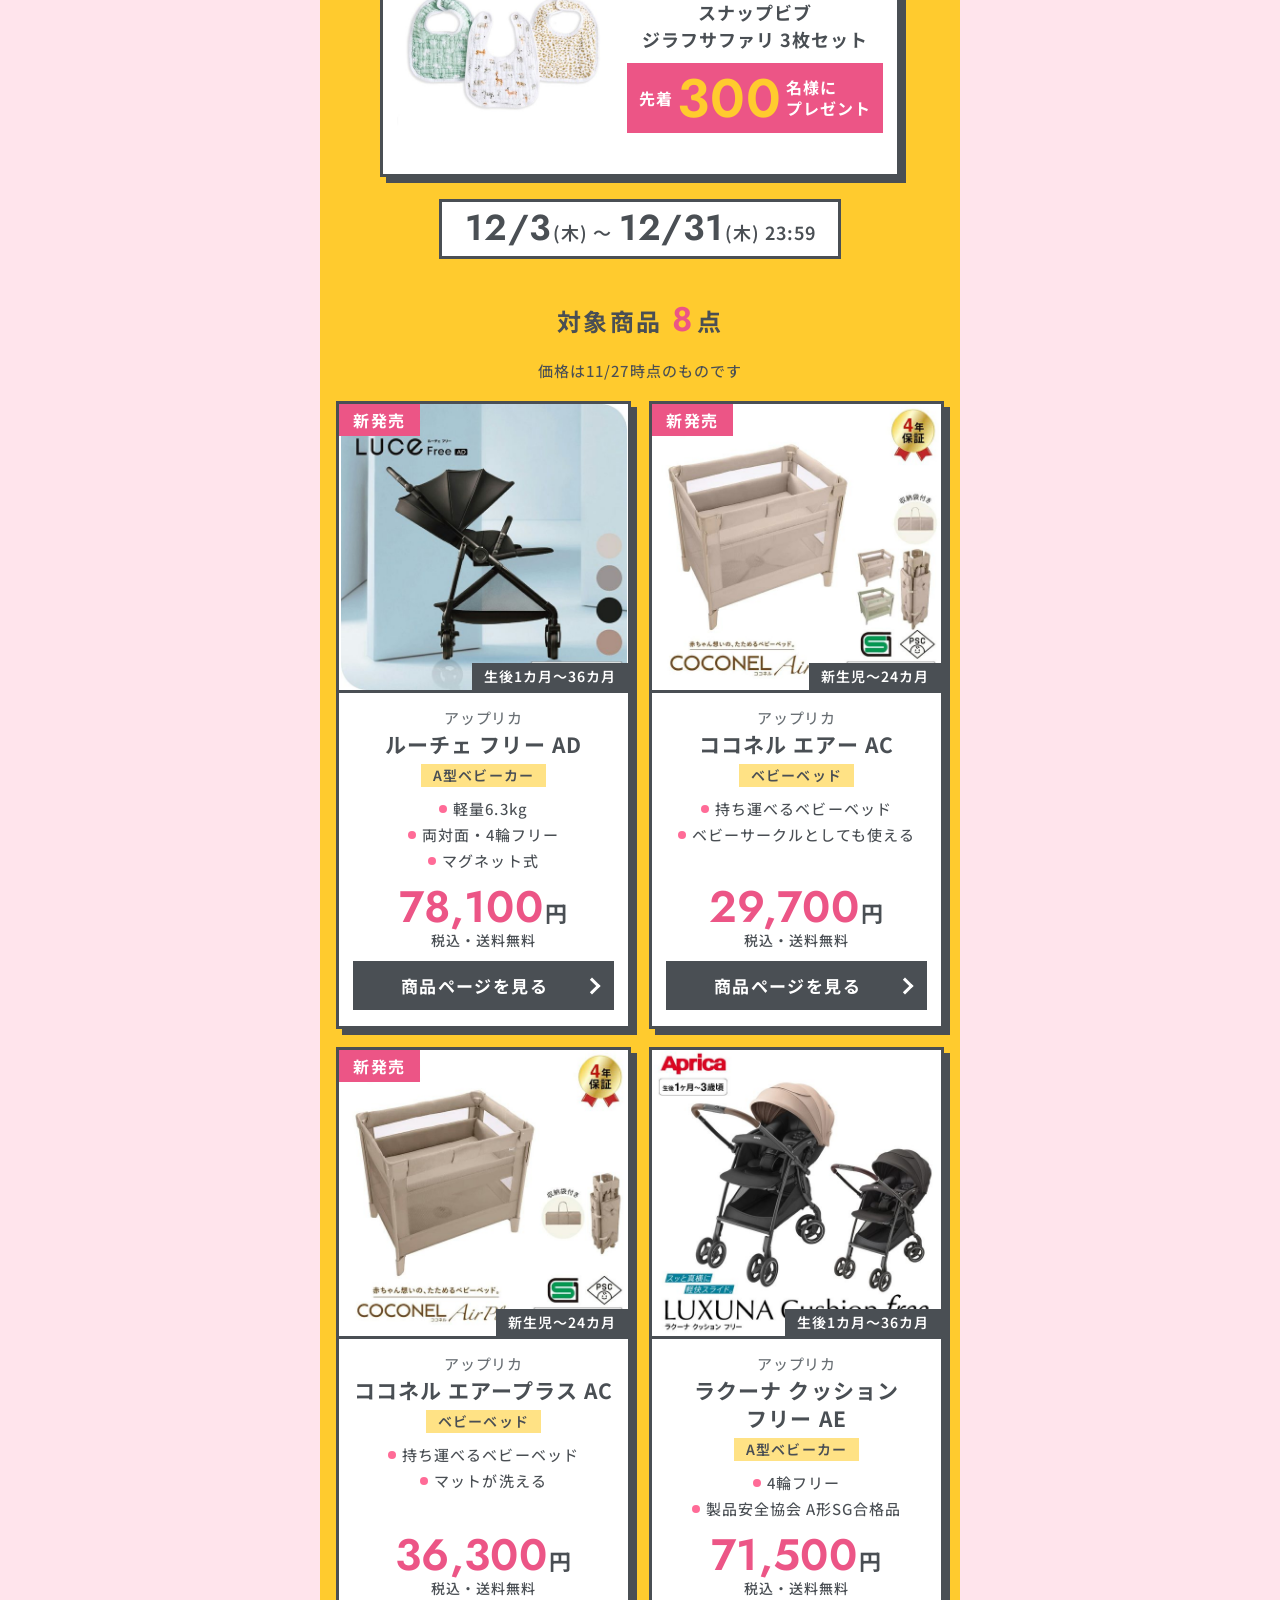
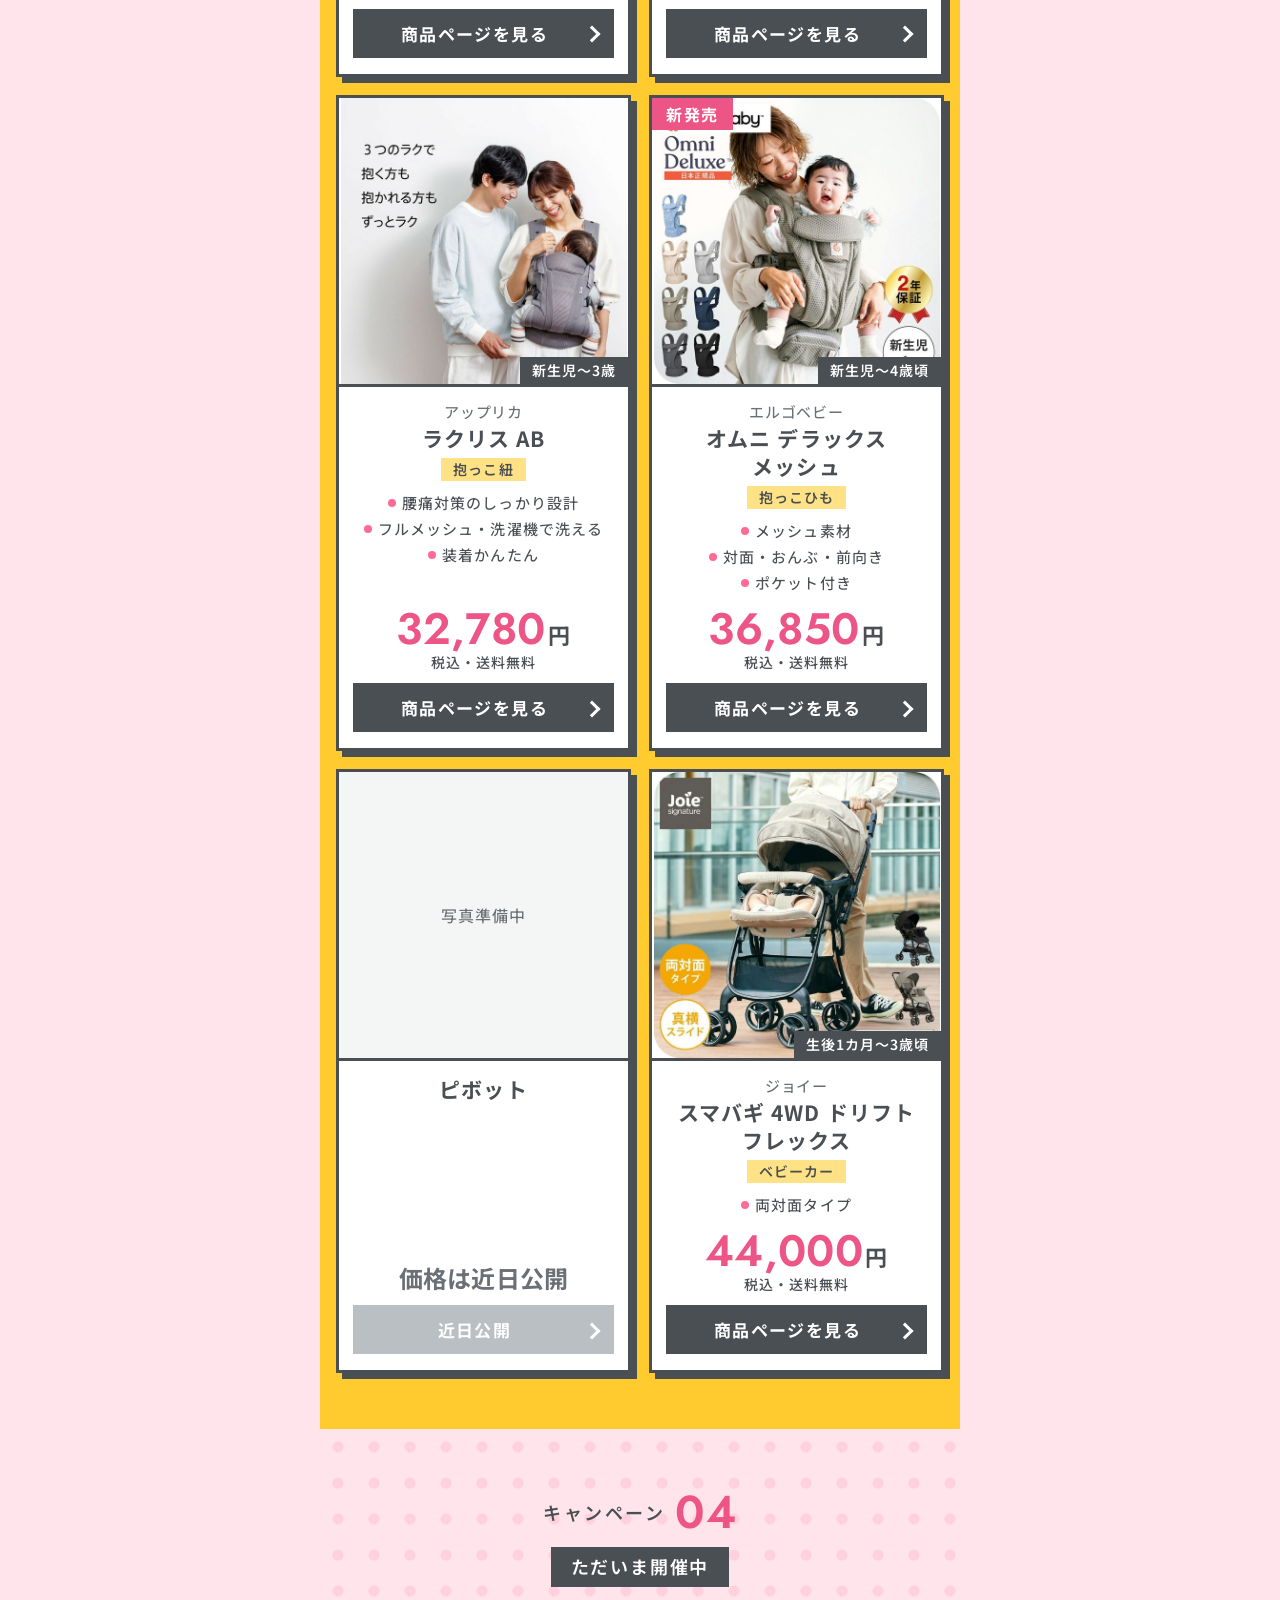
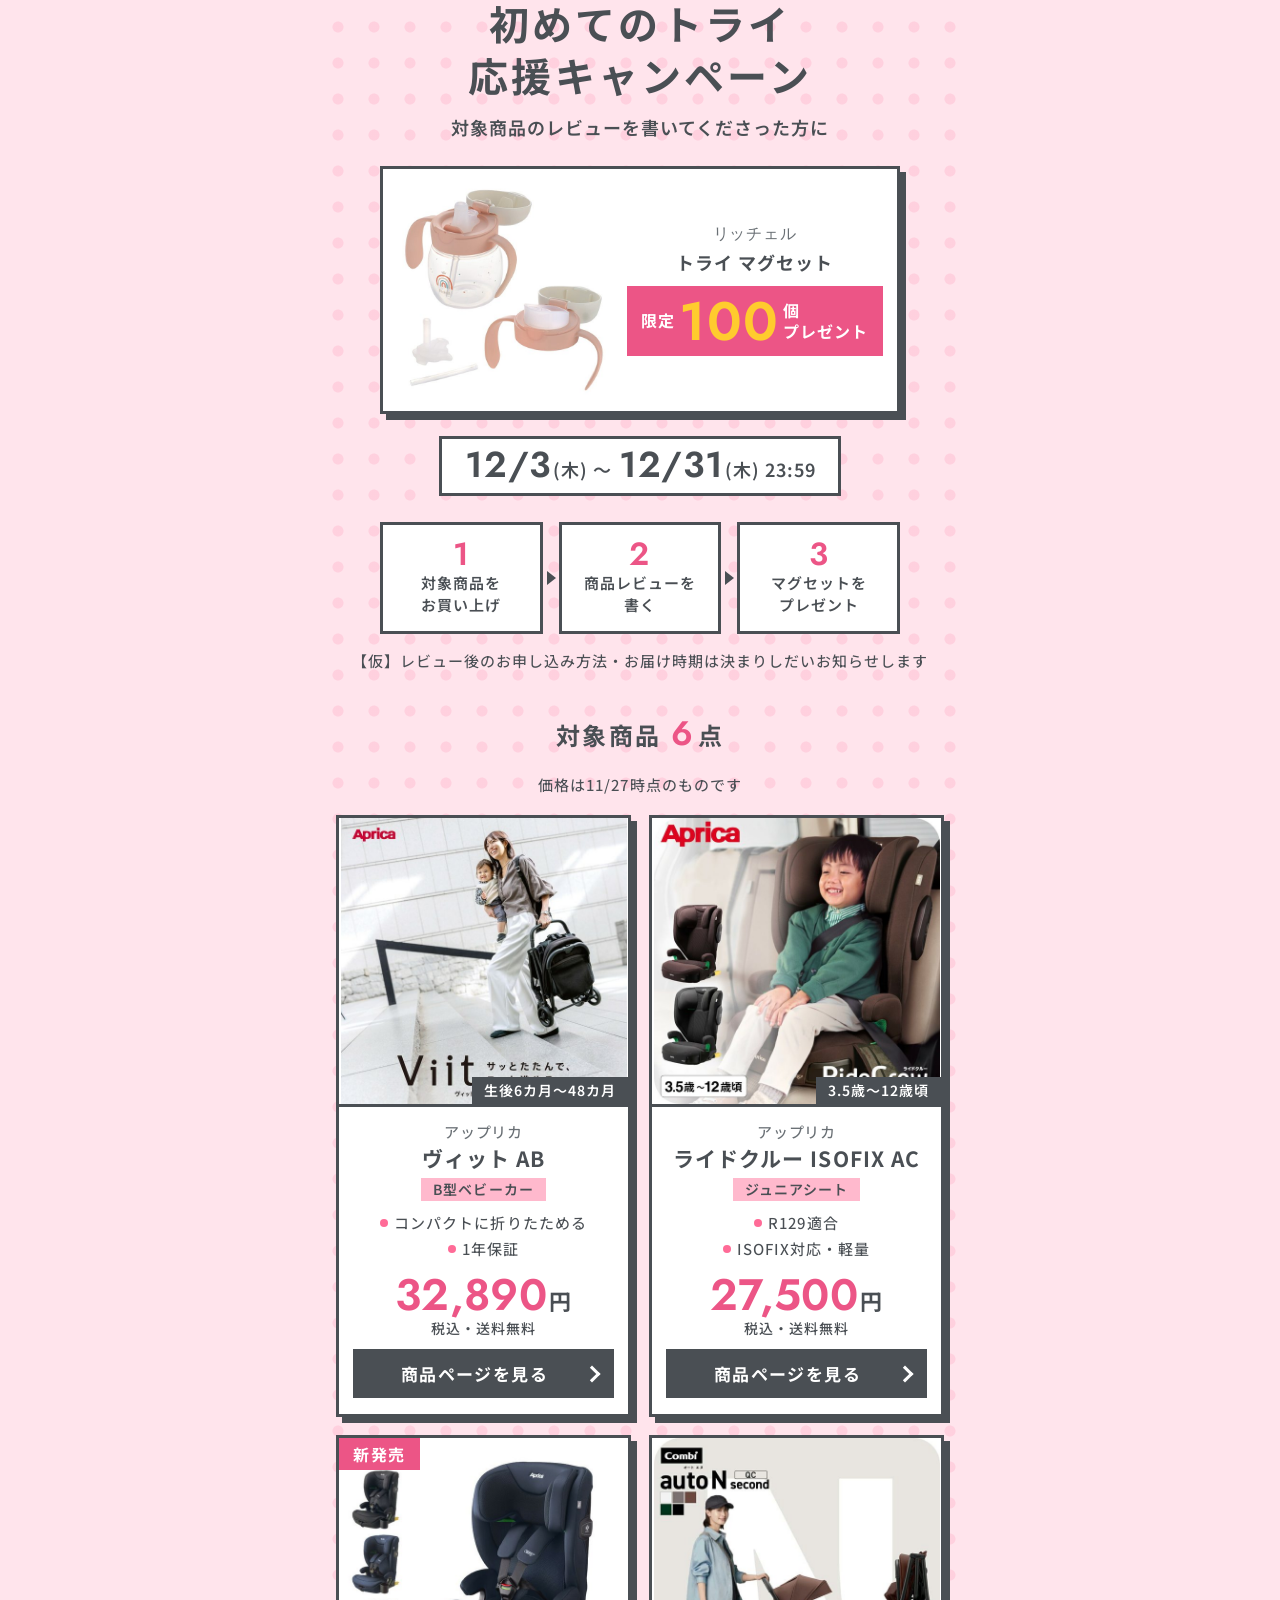
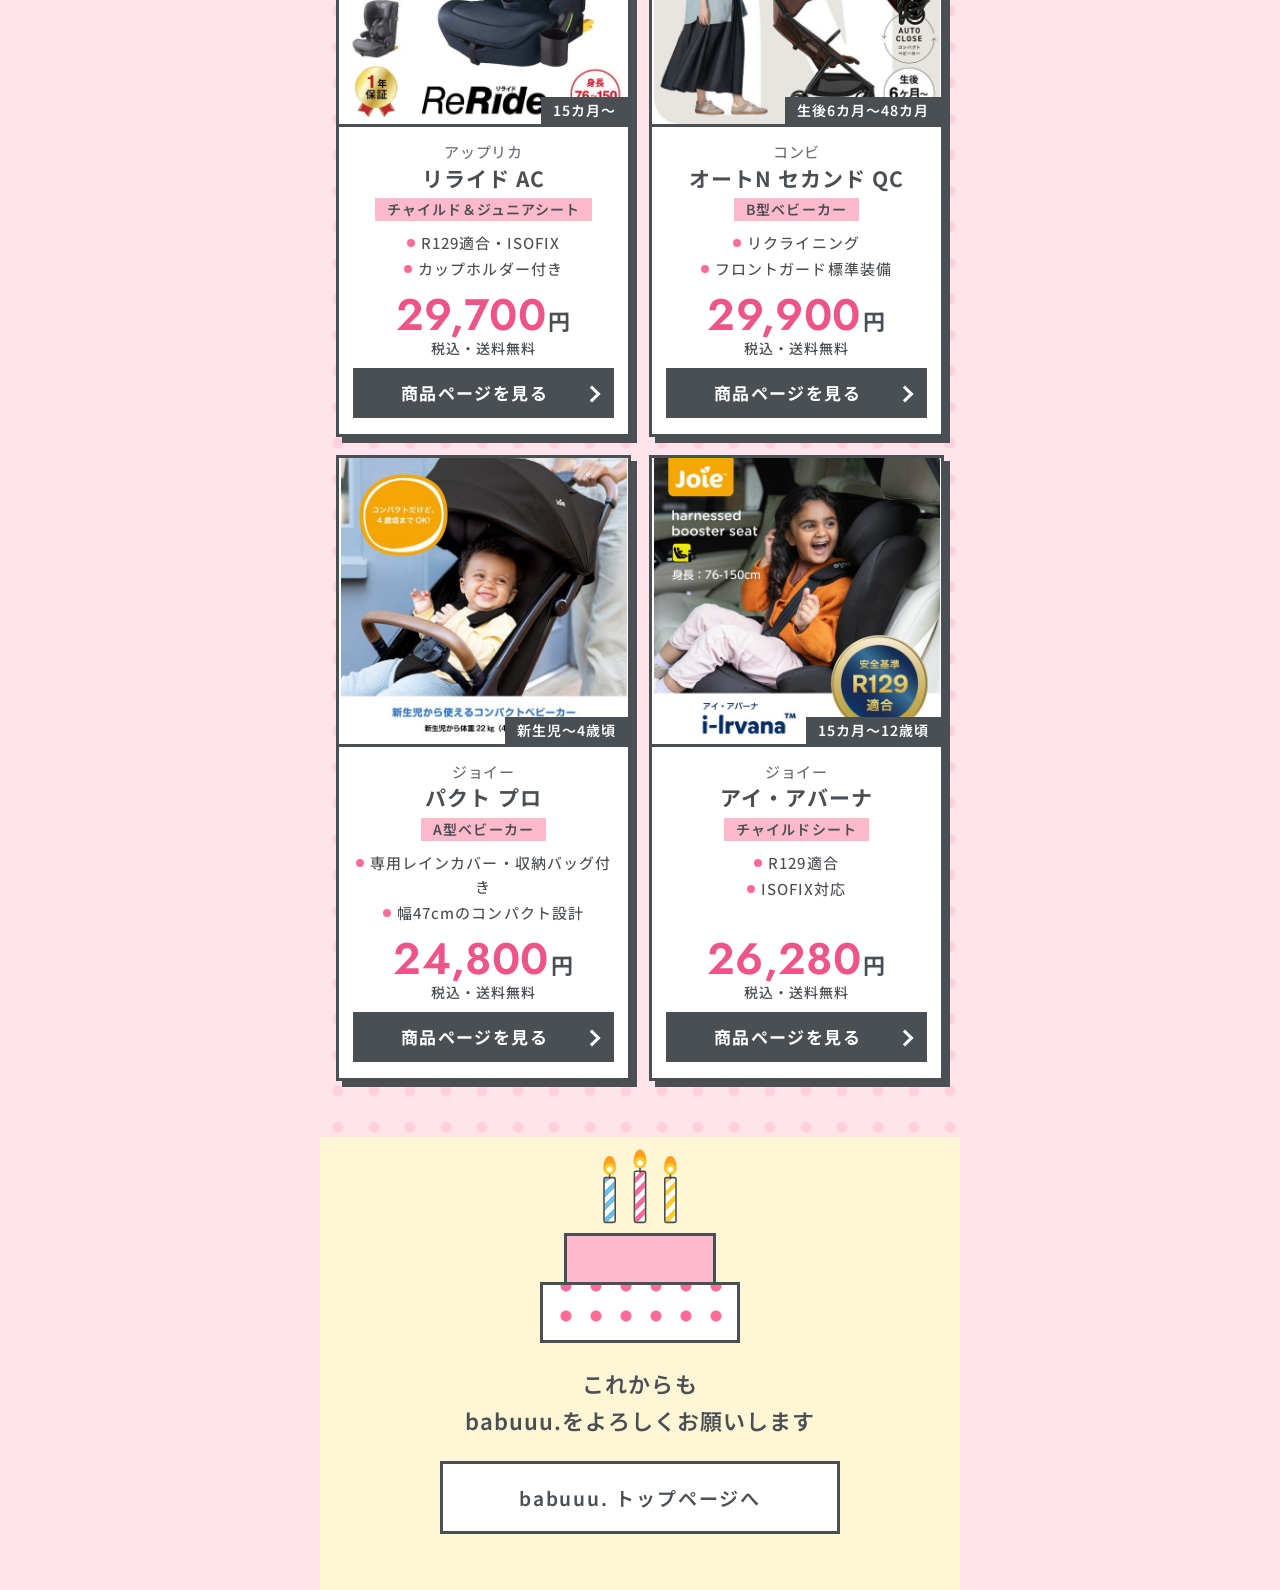
<file: index-v2.html>
<!doctype html>
<html lang="ja">
<head>
<meta charset="utf-8">
<meta name="viewport" content="width=device-width,initial-scale=1">
<meta name="robots" content="noindex">
<title>babuuu. 3周年記念 3さいの誕生日を迎えました！</title>
<link rel="stylesheet" href="https://fonts.googleapis.com/css2?family=Jost:wght@400;500;600;700&family=Noto+Sans+JP:wght@400..800&display=swap">
<link rel="stylesheet" href="style.css">
<link rel="stylesheet" href="fv-c.css">
<link rel="stylesheet" href="campaigns.css">
</head>
<body>

<!-- PC：左レール（メニュー） -->
<aside class="side side-l" aria-label="メニュー">
  <div class="side-in">
    <a href="https://www.rakuten.co.jp/babuuu/" target="_blank" rel="noopener"><img class="side__logo" src="images/logo.png" alt="babuuu." width="893" height="220"></a>
    <p class="side__three"><b>3</b><span>周年記念</span></p>
    <p class="side__ttl">3さいの誕生日を<br>迎えました！</p>
    <nav class="guide" id="sideNav"></nav>
  </div>
</aside>

<!-- PC：右レール（総選挙への近道） -->
<aside class="side side-r" aria-label="推しアイテム総選挙">
  <div class="side-in">
    <a class="side-senkyo js-senkyo" href="#">
      <span class="side-senkyo__no">キャンペーン <b>01</b></span>
      <span class="side-senkyo__ttl">推しアイテム<br><em>総選挙</em></span>
      <span class="side-senkyo__date js-senkyo-term"></span>
      <span class="side-senkyo__go">会場へ</span>
    </a>
    <p class="side-r__note">ほかのキャンペーンも<br>順次公開します</p>
  </div>
</aside>

<div class="page">
  <p class="demo" id="demo" hidden>見本データで表示しています</p>

  <!-- ===== FV 案C: 色面×巨大な3×ケーキのキャラクター（参考: Daytona Park 17th/18th・PLAZA 60th） ===== -->
  <header class="fv fvc">
    <div class="fvc__marquee" aria-hidden="true"><p><span>babuuu. 3さいの誕生日</span><span>いつもありがとう</span><span>babuuu. 3さいの誕生日</span><span>いつもありがとう</span><span>babuuu. 3さいの誕生日</span><span>いつもありがとう</span></p></div>
    <div class="fvc__stage">
      <div class="fvc__planes" aria-hidden="true"><i></i><i></i><i></i><i></i></div>
      <img class="fvc__logo" src="images/logo.png" alt="babuuu." width="893" height="220">
      <p class="fvc__pre">オープン<b>3</b>周年記念</p>
      <div class="fvc__hero" aria-hidden="true">
        <span class="fvc__3">3</span>
        <svg class="cakey" viewBox="0 0 170 230" role="presentation">
          <g class="cakey__flames">
            <path d="M52 30c-7 8-7 16 0 18 7-2 7-10 0-18z"/><path d="M85 18c-8 9-8 18 0 20 8-2 8-11 0-20z"/><path d="M118 30c-7 8-7 16 0 18 7-2 7-10 0-18z"/>
          </g>
          <g stroke="#4A4F54" stroke-width="4">
            <rect x="46" y="48" width="12" height="34" rx="3" fill="#6FC0E4"/><rect x="79" y="38" width="12" height="44" rx="3" fill="#FF6B97"/><rect x="112" y="48" width="12" height="34" rx="3" fill="#FFCB2E"/>
          </g>
          <g class="cakey__arm cakey__arm--l"><path d="M28 140 L6 118" stroke="#4A4F54" stroke-width="6" stroke-linecap="round" fill="none"/><circle cx="6" cy="116" r="8" fill="#fff" stroke="#4A4F54" stroke-width="4"/></g>
          <g class="cakey__arm cakey__arm--r"><path d="M142 140 L166 112" stroke="#4A4F54" stroke-width="6" stroke-linecap="round" fill="none"/><circle cx="166" cy="110" r="8" fill="#fff" stroke="#4A4F54" stroke-width="4"/></g>
          <path d="M44 196v24M126 196v24" stroke="#4A4F54" stroke-width="6" stroke-linecap="round"/>
          <ellipse cx="40" cy="222" rx="13" ry="7" fill="#EC5586" stroke="#4A4F54" stroke-width="4"/><ellipse cx="130" cy="222" rx="13" ry="7" fill="#EC5586" stroke="#4A4F54" stroke-width="4"/>
          <rect x="24" y="80" width="122" height="120" rx="16" fill="#FFF6D6" stroke="#4A4F54" stroke-width="4"/>
          <path d="M24 108v-12c0-9 7-16 16-16h90c9 0 16 7 16 16v12c-8 0-8 12-16 12s-8-12-16-12-8 14-17 14-8-14-17-14-8 12-16 12-8-12-17-12-8 12-16 12-8-12-15-12z" fill="#FFB9CD" stroke="#4A4F54" stroke-width="4" stroke-linejoin="round"/>
          <g class="cakey__eyes" fill="#4A4F54"><ellipse cx="66" cy="148" rx="5.5" ry="7.5"/><ellipse cx="104" cy="148" rx="5.5" ry="7.5"/></g>
          <path d="M74 164q11 12 22 0" stroke="#4A4F54" stroke-width="4" stroke-linecap="round" fill="#EC5586"/>
          <circle cx="50" cy="164" r="7" fill="#FF6B97" opacity=".55"/><circle cx="120" cy="164" r="7" fill="#FF6B97" opacity=".55"/>
        </svg>
      </div>
    </div>
    <div class="fvc__copy">
      <h1 class="fvc__title"><span class="fvc__l1">3さいの誕生日を</span><span class="fvc__l2">迎えました！</span></h1>
      <p class="fvc__lead">ありがとうの気持ちをこめて<br><b>12</b>月はお祝いキャンペーンを<br class="sp">つぎつぎ開催します</p>
      <nav class="fv__nav" id="fvNav" aria-label="キャンペーン一覧"></nav>
    </div>
  </header>

  <!-- ===== ごあいさつ ===== -->
  <section class="thanks">
    <figure class="thanks__photo"><img src="images/kid.jpg" alt="babuuu.の写真 スツールに座って上を見上げる男の子" width="920" height="700" loading="lazy"></figure>
    <h2>みなさまのおかげで<br>3さいになりました</h2>
    <p><span class="nw">babuuu.は</span>2023年12月のオープンから、この12月で3周年を迎えました。<br class="pc">いつもご利用いただき、本当にありがとうございます。<br class="pc">日ごろの感謝をこめて、うれしいお祝い企画をご用意しました。</p>
  </section>

  <main>
    <!-- ===== キャンペーン01 推しアイテム総選挙 ===== -->
    <section class="senkyo" id="c1">
      <div class="flags flags--w" aria-hidden="true"></div>
      <p class="cno"><span>キャンペーン</span><b>01</b></p>
      <p class="senkyo__state" id="senkyoState"></p>
      <h2 class="senkyo__ttl"><span>推しアイテム</span><em>総選挙</em></h2>
      <p class="senkyo__lead">babuuu.の人気12商品から<br>あなたの推しに<b>1</b>票を！</p>

      <div class="senkyo__board" aria-hidden="true" id="board"></div>

      <div class="senkyo__facts">
        <div class="fact">
          <p class="fact__h">投票期間</p>
          <p class="fact__d js-senkyo-term"></p>
        </div>
        <div class="fact fact--lot">
          <p class="fact__h">期間中のお買い物で自動エントリー</p>
          <p class="fact__d"><span class="nw">12商品が各<b>1</b>名様</span> <span class="nw">合計<b id="winners">12</b>名様に当たる</span></p>
        </div>
      </div>
      <p class="senkyo__sched" id="senkyoSched"></p>

      <a class="senkyo__go js-senkyo" href="#"><span>総選挙の会場へ</span></a>
      <p class="senkyo__note" id="senkyoNote"></p>
    </section>

    <!-- ===== キャンペーン02 ディズニーグッズ プレゼント ===== -->
    <section class="cp cp--disney" id="c2" data-start="2026-12-01T00:00:00+09:00" data-end="2026-12-03T23:59:59+09:00">
      <p class="cno"><span>キャンペーン</span><b>02</b></p>
      <p class="cp__state js-state"></p>
      <p class="cp__pre">3周年を記念して<br>ちょっと早いクリスマスプレゼント</p>
      <h2 class="cp__ttl">ディズニーグッズ<br>プレゼント<br class="sp">キャンペーン</h2>
      <div class="umb" aria-hidden="true">
        <svg viewBox="0 0 220 200"><g stroke="#4A4F54" stroke-width="5" stroke-linejoin="round" stroke-linecap="round"><path d="M110 22v150q0 18-16 18t-16-14" fill="none"/><path d="M14 104Q20 30 110 22q90 8 96 82q-16-14-32 0q-16-14-32 0q-16-14-32 0q-16-14-32 0q-16-14-32 0q-16-14-32 0z" fill="#FFFFFF"/><path d="M110 22Q70 40 66 104q-16-14-32 0Q30 50 110 22zM110 22q40 18 44 82q16-14 32 0q4-54-76-82z" fill="#FF6B97"/><path d="M110 22q-14 30-12 82q6-6 12-6t12 6q2-52-12-82z" fill="#FFCB2E"/></g><circle cx="110" cy="16" r="7" fill="#4A4F54"/></svg>
        <p class="umb__label">折りたたみ傘</p>
      </div>
      <p class="cp__gift"><span class="nw">ディズニーの</span><b>折りたたみ傘</b><span class="nw">をプレゼント！</span></p>
      <div class="cp__term"><span class="cp__term-h">3日間限定</span><b>12/1</b>(火)<i>〜</i><b>12/3</b>(木)</div>
      <div class="num99">
        <p class="num99__row"><span>毎日</span><b>33</b><span>名様</span><i>×</i><b>3</b><span>日間</span></p>
        <p class="num99__total"><span>抽選で合計</span><b>99</b><span>名様に当たる</span></p>
      </div>
      <dl class="cp__info">
        <div><dt>応募方法</dt><dd>【仮】決まりしだいお知らせします</dd></div>
        <div><dt>発送</dt><dd>当選された方へ 12/4(金)に発送予定</dd></div>
      </dl>
      <div class="tease">
        <p class="tease__date"><b>12/24</b><span>・</span><b>12/25</b></p>
        <p class="tease__txt">クリスマスにも なにか起こるかも…？<br>このページをときどき<br>のぞいてみてください</p>
      </div>
    </section>

    <!-- ===== キャンペーン03 新生児 応援キャンペーン ===== -->
    <section class="cp cp--newborn" id="c3" data-start="2026-12-03T00:00:00+09:00" data-end="2026-12-31T23:59:59+09:00">
      <p class="cno"><span>キャンペーン</span><b>03</b></p>
      <p class="cp__state js-state"></p>
      <h2 class="cp__ttl">新生児<br>応援キャンペーン</h2>
      <p class="cp__lead"><span class="nw">新生児から使える</span><span class="nw">対象商品をお買い上げの方に</span></p>
      <div class="present">
        <figure class="present__img"><img src="images/g-bib.jpg" alt="aden + anais スナップビブ ジラフサファリ 3枚セット" width="600" height="600" loading="lazy"></figure>
        <div class="present__body">
          <p class="present__brand">aden + anais</p>
          <p class="present__name">スナップビブ<br>ジラフサファリ 3枚セット</p>
          <p class="present__cnt"><span>先着</span><b>300</b><span>名様に<br>プレゼント</span></p>
        </div>
      </div>
      <div class="cp__term"><b>12/3</b>(木)<i>〜</i><b>12/31</b>(木) 23:59</div>
      <h3 class="cp__h3">対象商品 <b>8</b>点</h3>
      <p class="cp__note">価格は11/27時点のものです</p>
      <div class="items">
          <article class="pi">
            <a class="pi__img" href="https://item.rakuten.co.jp/babuuu/bgoods-00021/" target="_blank" rel="noopener"><img src="images/n-luce.jpg" alt="アップリカ ルーチェ フリー AD" width="600" height="600" loading="lazy"><em class="pi__new">新発売</em><span class="pi__age">生後1カ月〜36カ月</span></a>
            <div class="pi__body"><p class="pi__brand">アップリカ</p><h4 class="pi__name">ルーチェ フリー AD</h4><p class="pi__kind">A型ベビーカー</p><ul class="pi__pts"><li>軽量6.3kg</li><li>両対面・4輪フリー</li><li>マグネット式</li></ul><p class="pi__price"><b>78,100</b><span>円</span><small>税込・送料無料</small></p><a class="pi__go" href="https://item.rakuten.co.jp/babuuu/bgoods-00021/" target="_blank" rel="noopener">商品ページを見る</a></div>
          </article>
          <article class="pi">
            <a class="pi__img" href="https://item.rakuten.co.jp/babuuu/bgoods-00013/" target="_blank" rel="noopener"><img src="images/n-coconeru.jpg" alt="アップリカ ココネル エアー AC" width="600" height="600" loading="lazy"><em class="pi__new">新発売</em><span class="pi__age">新生児〜24カ月</span></a>
            <div class="pi__body"><p class="pi__brand">アップリカ</p><h4 class="pi__name">ココネル エアー AC</h4><p class="pi__kind">ベビーベッド</p><ul class="pi__pts"><li>持ち運べるベビーベッド</li><li>ベビーサークルとしても使える</li></ul><p class="pi__price"><b>29,700</b><span>円</span><small>税込・送料無料</small></p><a class="pi__go" href="https://item.rakuten.co.jp/babuuu/bgoods-00013/" target="_blank" rel="noopener">商品ページを見る</a></div>
          </article>
          <article class="pi">
            <a class="pi__img" href="https://item.rakuten.co.jp/babuuu/bgoods-00012/" target="_blank" rel="noopener"><img src="images/n-coconeru-plus.jpg" alt="アップリカ ココネル エアープラス AC" width="600" height="600" loading="lazy"><em class="pi__new">新発売</em><span class="pi__age">新生児〜24カ月</span></a>
            <div class="pi__body"><p class="pi__brand">アップリカ</p><h4 class="pi__name">ココネル エアープラス AC</h4><p class="pi__kind">ベビーベッド</p><ul class="pi__pts"><li>持ち運べるベビーベッド</li><li>マットが洗える</li></ul><p class="pi__price"><b>36,300</b><span>円</span><small>税込・送料無料</small></p><a class="pi__go" href="https://item.rakuten.co.jp/babuuu/bgoods-00012/" target="_blank" rel="noopener">商品ページを見る</a></div>
          </article>
          <article class="pi">
            <a class="pi__img" href="https://item.rakuten.co.jp/babuuu/bgoods-00325/" target="_blank" rel="noopener"><img src="images/n-lacuna.jpg" alt="アップリカ ラクーナ クッション フリー AE" width="600" height="600" loading="lazy"><span class="pi__age">生後1カ月〜36カ月</span></a>
            <div class="pi__body"><p class="pi__brand">アップリカ</p><h4 class="pi__name">ラクーナ クッション フリー AE</h4><p class="pi__kind">A型ベビーカー</p><ul class="pi__pts"><li>4輪フリー</li><li>製品安全協会 A形SG合格品</li></ul><p class="pi__price"><b>71,500</b><span>円</span><small>税込・送料無料</small></p><a class="pi__go" href="https://item.rakuten.co.jp/babuuu/bgoods-00325/" target="_blank" rel="noopener">商品ページを見る</a></div>
          </article>
          <article class="pi">
            <a class="pi__img" href="https://item.rakuten.co.jp/babuuu/bgoods-00007/?variantId=bgoods-00007-ver2-4" target="_blank" rel="noopener"><img src="images/n-laclis.jpg" alt="アップリカ ラクリス AB" width="600" height="600" loading="lazy"><span class="pi__age">新生児〜3歳</span></a>
            <div class="pi__body"><p class="pi__brand">アップリカ</p><h4 class="pi__name">ラクリス AB</h4><p class="pi__kind">抱っこ紐</p><ul class="pi__pts"><li>腰痛対策のしっかり設計</li><li>フルメッシュ・洗濯機で洗える</li><li>装着かんたん</li></ul><p class="pi__price"><b>32,780</b><span>円</span><small>税込・送料無料</small></p><a class="pi__go" href="https://item.rakuten.co.jp/babuuu/bgoods-00007/?variantId=bgoods-00007-ver2-4" target="_blank" rel="noopener">商品ページを見る</a></div>
          </article>
          <article class="pi">
            <a class="pi__img" href="https://item.rakuten.co.jp/babuuu/bgoods-00316/" target="_blank" rel="noopener"><img src="images/n-omni.jpg" alt="エルゴベビー オムニ デラックス メッシュ" width="600" height="600" loading="lazy"><em class="pi__new">新発売</em><span class="pi__age">新生児〜4歳頃</span></a>
            <div class="pi__body"><p class="pi__brand">エルゴベビー</p><h4 class="pi__name">オムニ デラックス メッシュ</h4><p class="pi__kind">抱っこひも</p><ul class="pi__pts"><li>メッシュ素材</li><li>対面・おんぶ・前向き</li><li>ポケット付き</li></ul><p class="pi__price"><b>36,850</b><span>円</span><small>税込・送料無料</small></p><a class="pi__go" href="https://item.rakuten.co.jp/babuuu/bgoods-00316/" target="_blank" rel="noopener">商品ページを見る</a></div>
          </article>
          <article class="pi">
            <span class="pi__img"><span class="pi__ph">写真準備中</span></span>
            <div class="pi__body"><h4 class="pi__name">ピボット</h4><ul class="pi__pts"></ul><p class="pi__price pi__price--tbd"><b>価格は近日公開</b></p><a class="pi__go" aria-disabled="true">近日公開</a></div>
          </article>
          <article class="pi">
            <a class="pi__img" href="https://item.rakuten.co.jp/babuuu/bgoods-00393/" target="_blank" rel="noopener"><img src="images/n-smabagi.jpg" alt="ジョイー スマバギ 4WD ドリフト フレックス" width="600" height="600" loading="lazy"><span class="pi__age">生後1カ月〜3歳頃</span></a>
            <div class="pi__body"><p class="pi__brand">ジョイー</p><h4 class="pi__name">スマバギ 4WD ドリフト フレックス</h4><p class="pi__kind">ベビーカー</p><ul class="pi__pts"><li>両対面タイプ</li></ul><p class="pi__price"><b>44,000</b><span>円</span><small>税込・送料無料</small></p><a class="pi__go" href="https://item.rakuten.co.jp/babuuu/bgoods-00393/" target="_blank" rel="noopener">商品ページを見る</a></div>
          </article>
      </div>
    </section>

    <!-- ===== キャンペーン04 初めてのトライ 応援キャンペーン ===== -->
    <section class="cp cp--try" id="c4" data-start="2026-12-03T00:00:00+09:00" data-end="2026-12-31T23:59:59+09:00">
      <p class="cno"><span>キャンペーン</span><b>04</b></p>
      <p class="cp__state js-state"></p>
      <h2 class="cp__ttl">初めてのトライ<br>応援キャンペーン</h2>
      <p class="cp__lead"><span class="nw">対象商品のレビューを</span><span class="nw">書いてくださった方に</span></p>
      <div class="present">
        <figure class="present__img"><img src="images/g-mug.jpg" alt="リッチェル トライ マグセット" width="600" height="600" loading="lazy"></figure>
        <div class="present__body">
          <p class="present__brand">リッチェル</p>
          <p class="present__name">トライ マグセット</p>
          <p class="present__cnt"><span>限定</span><b>100</b><span>個<br>プレゼント</span></p>
        </div>
      </div>
      <div class="cp__term"><b>12/3</b>(木)<i>〜</i><b>12/31</b>(木) 23:59</div>
      <ol class="flow">
        <li><b>1</b>対象商品を<br>お買い上げ</li>
        <li><b>2</b>商品レビューを<br>書く</li>
        <li><b>3</b>マグセットを<br>プレゼント</li>
      </ol>
      <p class="cp__note">【仮】レビュー後のお申し込み方法・お届け時期は決まりしだいお知らせします</p>
      <h3 class="cp__h3">対象商品 <b>6</b>点</h3>
      <p class="cp__note">価格は11/27時点のものです</p>
      <div class="items">
          <article class="pi">
            <a class="pi__img" href="https://item.rakuten.co.jp/babuuu/bgoods-00312/" target="_blank" rel="noopener"><img src="images/t-vitt.jpg" alt="アップリカ ヴィット AB" width="600" height="600" loading="lazy"><span class="pi__age">生後6カ月〜48カ月</span></a>
            <div class="pi__body"><p class="pi__brand">アップリカ</p><h4 class="pi__name">ヴィット AB</h4><p class="pi__kind">B型ベビーカー</p><ul class="pi__pts"><li>コンパクトに折りたためる</li><li>1年保証</li></ul><p class="pi__price"><b>32,890</b><span>円</span><small>税込・送料無料</small></p><a class="pi__go" href="https://item.rakuten.co.jp/babuuu/bgoods-00312/" target="_blank" rel="noopener">商品ページを見る</a></div>
          </article>
          <article class="pi">
            <a class="pi__img" href="https://item.rakuten.co.jp/babuuu/bgoods-00010/" target="_blank" rel="noopener"><img src="images/t-ridecrew.jpg" alt="アップリカ ライドクルー ISOFIX AC" width="600" height="600" loading="lazy"><span class="pi__age">3.5歳〜12歳頃</span></a>
            <div class="pi__body"><p class="pi__brand">アップリカ</p><h4 class="pi__name">ライドクルー ISOFIX AC</h4><p class="pi__kind">ジュニアシート</p><ul class="pi__pts"><li>R129適合</li><li>ISOFIX対応・軽量</li></ul><p class="pi__price"><b>27,500</b><span>円</span><small>税込・送料無料</small></p><a class="pi__go" href="https://item.rakuten.co.jp/babuuu/bgoods-00010/" target="_blank" rel="noopener">商品ページを見る</a></div>
          </article>
          <article class="pi">
            <a class="pi__img" href="https://item.rakuten.co.jp/babuuu/bgoods-00098/" target="_blank" rel="noopener"><img src="images/t-reride.jpg" alt="アップリカ リライド AC" width="600" height="600" loading="lazy"><em class="pi__new">新発売</em><span class="pi__age">15カ月〜</span></a>
            <div class="pi__body"><p class="pi__brand">アップリカ</p><h4 class="pi__name">リライド AC</h4><p class="pi__kind">チャイルド＆ジュニアシート</p><ul class="pi__pts"><li>R129適合・ISOFIX</li><li>カップホルダー付き</li></ul><p class="pi__price"><b>29,700</b><span>円</span><small>税込・送料無料</small></p><a class="pi__go" href="https://item.rakuten.co.jp/babuuu/bgoods-00098/" target="_blank" rel="noopener">商品ページを見る</a></div>
          </article>
          <article class="pi">
            <a class="pi__img" href="https://item.rakuten.co.jp/babuuu/bgoods-00353/" target="_blank" rel="noopener"><img src="images/t-auton.jpg" alt="コンビ オートN セカンド QC" width="600" height="600" loading="lazy"><span class="pi__age">生後6カ月〜48カ月</span></a>
            <div class="pi__body"><p class="pi__brand">コンビ</p><h4 class="pi__name">オートN セカンド QC</h4><p class="pi__kind">B型ベビーカー</p><ul class="pi__pts"><li>リクライニング</li><li>フロントガード標準装備</li></ul><p class="pi__price"><b>29,900</b><span>円</span><small>税込・送料無料</small></p><a class="pi__go" href="https://item.rakuten.co.jp/babuuu/bgoods-00353/" target="_blank" rel="noopener">商品ページを見る</a></div>
          </article>
          <article class="pi">
            <a class="pi__img" href="https://item.rakuten.co.jp/babuuu/bgoods-00320/" target="_blank" rel="noopener"><img src="images/t-pactpro.jpg" alt="ジョイー パクト プロ" width="600" height="600" loading="lazy"><span class="pi__age">新生児〜4歳頃</span></a>
            <div class="pi__body"><p class="pi__brand">ジョイー</p><h4 class="pi__name">パクト プロ</h4><p class="pi__kind">A型ベビーカー</p><ul class="pi__pts"><li>専用レインカバー・収納バッグ付き</li><li>幅47cmのコンパクト設計</li></ul><p class="pi__price"><b>24,800</b><span>円</span><small>税込・送料無料</small></p><a class="pi__go" href="https://item.rakuten.co.jp/babuuu/bgoods-00320/" target="_blank" rel="noopener">商品ページを見る</a></div>
          </article>
          <article class="pi">
            <a class="pi__img" href="https://item.rakuten.co.jp/babuuu/bgoods-00279/" target="_blank" rel="noopener"><img src="images/t-iavana.jpg" alt="ジョイー アイ・アバーナ" width="600" height="600" loading="lazy"><span class="pi__age">15カ月〜12歳頃</span></a>
            <div class="pi__body"><p class="pi__brand">ジョイー</p><h4 class="pi__name">アイ・アバーナ</h4><p class="pi__kind">チャイルドシート</p><ul class="pi__pts"><li>R129適合</li><li>ISOFIX対応</li></ul><p class="pi__price"><b>26,280</b><span>円</span><small>税込・送料無料</small></p><a class="pi__go" href="https://item.rakuten.co.jp/babuuu/bgoods-00279/" target="_blank" rel="noopener">商品ページを見る</a></div>
          </article>
      </div>
    </section>

    <!-- ===== しめ ===== -->
    <section class="end">
      <div class="end__cake" aria-hidden="true">
        <div class="candles candles--s"><i></i><i></i><i></i></div>
        <div class="cake"><i></i><i></i></div>
      </div>
      <p class="end__msg">これからも<br>babuuu.をよろしくお願いします</p>
      <a class="end__btn" href="https://www.rakuten.co.jp/babuuu/" target="_blank" rel="noopener">babuuu. トップページへ</a>
    </section>
  </main>
</div>

<script src="campaign-data.js"></script>
<script src="app.js"></script>
</body>
</html>
</file>
<file: style.css>
/* babuuu. 3周年記念 キャンペーン会場（ハブページ）
   babuuu.のテイスト: 墨グレー#4A4F54、黄/ピンク/青、Noto Sans JP＋Jost、字間広め、紙吹雪・跳ねる文字なし
   超ド派手: 黄の放射線×巨大な「3」とろうそく、ガーランド、風船、ピンクの大面積 */
:root{--col:640px;--ink:#4A4F54;--wall:#EEF0F0;--yellow:#FFCB2E;--yellow-l:#FFE285;--yellow-p:#FFF6D6;--pink:#FF6B97;--pink-d:#EC5586;--pink-dd:#C9406A;--pink-l:#FFB9CD;--pink-p:#FFE4EC;--blue:#6FC0E4;--blue-d:#2E9BD0;--blue-l:#CDEAF6;--goth:"Noto Sans JP","Hiragino Sans",sans-serif;--num:"Jost",sans-serif}
*{box-sizing:border-box;margin:0}
[hidden]{display:none!important}
html{scroll-behavior:smooth}
body{background:var(--pink-p);color:var(--ink);font:450 17px/1.85 var(--goth);letter-spacing:.06em;text-align:center;overflow-x:hidden}
a{color:inherit}
img{max-width:100%}
h2{font-weight:600;line-height:1.4;letter-spacing:.1em}
.nw{display:inline-block;white-space:nowrap}
.sp{display:none}
.pc{display:inline}
@media (max-width:520px){.sp{display:inline}.pc{display:none}}
.page{max-width:var(--col);margin:0 auto;background:#fff;overflow:hidden}
.demo{background:var(--ink);color:#fff;font-size:14px;line-height:2.2}

/* ===== ガーランド ===== */
.flags{position:absolute;left:-10px;right:-10px;top:0;height:46px;display:flex;justify-content:space-between;border-top:3px solid var(--ink);z-index:2}
.flags i{width:30px;height:38px;clip-path:polygon(0 0,100% 0,50% 100%);background:var(--f);transform-origin:50% 0;animation:flag .5s cubic-bezier(.2,1.4,.4,1) backwards,sway 3.4s ease-in-out 1s infinite;animation-delay:calc(var(--i)*.05s),calc(var(--i)*.15s + 1s)}
.flags--w{border-top-color:#fff}
@keyframes flag{from{transform:scaleY(0)}}
@keyframes sway{50%{transform:rotate(4deg)}}

/* ===== FV ===== */
.fv{position:relative;background:var(--yellow);padding:58px 16px 40px;overflow:hidden;isolation:isolate}
.fv__burst{position:absolute;left:50%;top:330px;width:1500px;height:1500px;margin:-750px 0 0 -750px;z-index:-1;background:repeating-conic-gradient(var(--yellow) 0 7.5deg,var(--yellow-l) 7.5deg 15deg);border-radius:50%;animation:spin 80s linear infinite}
.fv__burst::after{content:"";position:absolute;inset:0;background:radial-gradient(circle,#fff 0 90px,rgba(255,255,255,.6) 160px,transparent 330px);border-radius:50%}
@keyframes spin{to{transform:rotate(360deg)}}
.balloons i{position:absolute;top:120px;left:var(--x);width:52px;height:62px;border-radius:50% 50% 48% 48%;background:var(--c);animation:float 5s ease-in-out infinite;animation-delay:var(--d);z-index:-1}
.balloons i::before{content:"";position:absolute;left:50%;bottom:-7px;margin-left:-6px;border:6px solid transparent;border-bottom:8px solid var(--c);transform:scaleY(-1)}
.balloons i::after{content:"";position:absolute;left:50%;top:100%;width:2px;height:90px;margin-top:6px;background:var(--ink);opacity:.45}
.balloons i:nth-child(2),.balloons i:nth-child(4){top:250px;width:44px;height:54px}
@keyframes float{50%{transform:translateY(-14px)}}
.fv__logo{display:block;width:170px;height:auto;margin:8px auto 0;position:relative}
.fv__pre{display:inline-block;margin-top:14px;padding:2px 18px;background:var(--ink);color:#fff;font-weight:600;font-size:20px;letter-spacing:.16em}
.fv__pre b{font:600 26px/1 var(--num);color:var(--yellow);margin:0 .08em}

/* 巨大な3とろうそく */
.fv__three{position:relative;display:flex;justify-content:center;align-items:flex-end;margin:76px auto 0;line-height:1}
.fv__3{position:relative;display:block;font:700 300px/.78 var(--num);color:var(--pink-d);letter-spacing:0;animation:three .7s cubic-bezier(.2,1.4,.4,1) .15s backwards}
.fv__3::before{content:attr(data-n);position:absolute;left:10px;top:10px;color:var(--ink);z-index:-1}
.fv__3::after{content:"";position:absolute;left:12%;right:12%;bottom:-18px;height:14px;background:var(--ink);opacity:.12;border-radius:50%}
.fv__sai{font-weight:700;font-size:56px;line-height:1;color:var(--ink);margin:0 0 6px 10px;letter-spacing:.1em}
@keyframes three{from{opacity:0;transform:scale(.4)}}
.candles{position:absolute;left:50%;top:-30px;display:flex;gap:22px;transform:translateX(-62%)}
.candles i{position:relative;display:block;width:16px;height:58px;background:repeating-linear-gradient(-45deg,#fff 0 6px,var(--blue) 6px 12px);border:2px solid var(--ink);border-radius:3px}
.candles i:nth-child(2){background:repeating-linear-gradient(-45deg,#fff 0 6px,var(--pink) 6px 12px);height:66px;margin-top:-8px}
.candles i:nth-child(3){background:repeating-linear-gradient(-45deg,#fff 0 6px,var(--yellow) 6px 12px)}
.candles i::before{content:"";position:absolute;left:50%;top:-28px;width:16px;height:24px;margin-left:-8px;background:radial-gradient(circle at 50% 70%,#fff 0 3px,var(--yellow) 4px 6px,#FF9F1C 9px);border-radius:50% 50% 50% 50%/62% 62% 38% 38%;transform-origin:50% 100%;animation:flame 1.1s ease-in-out infinite alternate;animation-delay:calc(var(--k,0)*-.35s)}
.candles i:nth-child(2)::before{--k:1}
.candles i:nth-child(3)::before{--k:2}
.candles i::after{content:"";position:absolute;left:50%;top:-5px;width:2px;height:6px;margin-left:-1px;background:var(--ink)}
@keyframes flame{to{transform:scale(.86,1.1) rotate(3deg)}}

.fv__title{margin-top:34px;font-weight:700;line-height:1.2}
.fv__ribbon{position:relative;display:table;margin:0 auto;padding:6px 34px;background:var(--pink-d);color:#fff;font-size:30px;letter-spacing:.12em;z-index:0;animation:pop .5s cubic-bezier(.2,1.4,.4,1) .55s backwards}
.fv__ribbon::before,.fv__ribbon::after{content:"";position:absolute;top:10px;bottom:-10px;width:30px;background:var(--pink-dd);z-index:-1;clip-path:polygon(0 0,100% 0,100% 100%,0 100%,30% 50%)}
.fv__ribbon::before{left:-20px}
.fv__ribbon::after{right:-20px;transform:scaleX(-1)}
.fv__ribbon span{position:relative}
.fv__main{display:block;margin-top:10px;font-size:62px;letter-spacing:.08em;color:var(--ink);animation:pop .5s cubic-bezier(.2,1.4,.4,1) .75s backwards}
@keyframes pop{from{opacity:0;transform:scale(.6)}}
.fv__lead{margin-top:16px;font-weight:600;font-size:20px;line-height:1.7}
.fv__lead b{font:600 30px/1 var(--num);color:var(--pink-d);margin:0 .04em}

/* FVのキャンペーン目次 */
.fv__nav{display:grid;grid-template-columns:repeat(4,1fr);gap:8px;margin-top:26px}
.tile{position:relative;display:flex;flex-direction:column;align-items:center;justify-content:center;min-height:118px;padding:12px 4px 10px;background:#fff;border:3px solid var(--ink);text-decoration:none;line-height:1.3;transition:transform .15s}
.tile:hover,.tile:focus-visible{transform:translateY(-3px)}
.tile__no{font:600 30px/1 var(--num);letter-spacing:.02em;color:var(--c)}
.tile__t{margin-top:6px;font-weight:600;font-size:15px;letter-spacing:.02em}
.tile--main{background:var(--pink-d);color:#fff}
.tile--main .tile__no{color:var(--yellow)}
.tile--soon{background:rgba(255,255,255,.75);border-style:dashed}
.tile--soon .tile__t{color:#777D82}

/* ===== ごあいさつ ===== */
.thanks{background:var(--ink);color:#fff;padding:50px 22px}
.thanks h2{font-size:28px;color:var(--yellow)}
.thanks p{margin-top:12px}

/* ===== キャンペーン番号 ===== */
.cno{display:flex;justify-content:center;align-items:center;gap:10px;font-weight:600;font-size:18px;letter-spacing:.14em}
.cno b{font:600 46px/1 var(--num);letter-spacing:.02em}

/* ===== キャンペーン01 総選挙 ===== */
.senkyo{position:relative;background:var(--pink-d);color:#fff;padding:78px 18px 56px;overflow:hidden;scroll-margin-top:0}
.senkyo::before{content:"";position:absolute;left:50%;top:420px;width:1400px;height:1400px;margin:-700px 0 0 -700px;background:repeating-conic-gradient(rgba(255,255,255,.07) 0 7.5deg,transparent 7.5deg 15deg);border-radius:50%;animation:spin 90s linear infinite reverse;pointer-events:none}
.senkyo>*{position:relative}
.senkyo .cno b{color:var(--yellow)}
.senkyo__state{display:inline-block;margin-top:12px;padding:3px 20px;background:var(--yellow);color:var(--ink);font-weight:600;font-size:20px;letter-spacing:.1em}
.senkyo__state:empty{display:none}
.senkyo__ttl{margin-top:10px;font-weight:700;line-height:1.1}
.senkyo__ttl span{display:block;font-size:36px;letter-spacing:.14em}
.senkyo__ttl em{display:inline-block;font-style:normal;font-size:104px;letter-spacing:.14em;margin-right:-.14em;background:linear-gradient(transparent 64%,var(--yellow) 64% 92%,transparent 92%);color:#fff}
.senkyo__lead{margin-top:8px;font-weight:600;font-size:21px;line-height:1.7}
.senkyo__lead b{font:600 34px/1 var(--num);color:var(--yellow);margin:0 .06em}

/* ピンで留めた12枚の推しポスター */
.senkyo__board{display:grid;grid-template-columns:repeat(6,1fr);gap:16px 8px;margin:28px auto 0;padding:24px 14px 18px;background:#fff;max-width:560px}
.post{position:relative;display:grid;place-items:center;aspect-ratio:3/4;background:var(--cl);animation:pin .45s cubic-bezier(.2,1.3,.4,1) backwards;animation-delay:calc(var(--i)*.06s + .2s)}
.post:nth-child(odd){transform:rotate(-2deg)}
.post:nth-child(even){transform:rotate(2deg)}
.post::before{content:"";position:absolute;left:50%;top:-6px;width:12px;height:12px;margin-left:-6px;border-radius:50%;background:var(--c)}
.post b{font:600 26px/1 var(--num);color:var(--c);letter-spacing:0}
@keyframes pin{from{opacity:0;transform:translateY(-16px)}}

.senkyo__facts{display:grid;gap:12px;max-width:520px;margin:22px auto 0}
.fact{background:#fff;color:var(--ink);padding:14px 14px 16px}
.fact__h{font-weight:600;font-size:16px;color:var(--pink-d);letter-spacing:.1em}
.fact__d{font-weight:600;font-size:19px;line-height:1.5;margin-top:2px}
.fact__d b{font:600 38px/1.1 var(--num);letter-spacing:.02em;margin:0 .04em}
.fact--lot{background:var(--yellow)}
.fact--lot .fact__h{color:var(--ink)}
.fact--lot b{color:var(--pink-d)}
.senkyo__sched{margin-top:16px;font-size:16px;line-height:1.8}
.senkyo__sched:empty{display:none}

.senkyo__go{position:relative;display:block;max-width:520px;margin:24px auto 0;padding:22px 50px 22px 20px;background:var(--yellow);color:var(--ink);border:3px solid var(--ink);box-shadow:0 6px 0 var(--ink);text-decoration:none;font-weight:700;font-size:26px;line-height:1.3;letter-spacing:.1em;overflow:hidden;transition:transform .15s,box-shadow .15s;animation:pulse 2.4s ease-in-out infinite}
.senkyo__go::after{content:"";position:absolute;right:24px;top:50%;width:14px;height:14px;margin-top:-7px;border-top:4px solid var(--ink);border-right:4px solid var(--ink);transform:rotate(45deg)}
.senkyo__go::before{content:"";position:absolute;top:0;bottom:0;left:-40%;width:30%;background:linear-gradient(100deg,transparent,rgba(255,255,255,.7),transparent);animation:shine 3s ease-in-out infinite}
.senkyo__go:hover,.senkyo__go:focus-visible{transform:translateY(4px);box-shadow:0 2px 0 var(--ink)}
.senkyo__go[aria-disabled]{pointer-events:none;background:#E4E6E7;animation:none}
@keyframes pulse{50%{transform:scale(1.03)}}
@keyframes shine{0%,40%{left:-40%}80%,100%{left:120%}}
.senkyo__note{margin-top:18px;font-size:15px;line-height:1.7}

/* ===== キャンペーン02〜 ===== */
.more{background:var(--blue-l);padding:56px 16px}
.more__ttl{font-size:30px}
.more__lead{margin-top:8px;font-size:16px}
.boxes{display:grid;grid-template-columns:repeat(3,1fr);gap:12px;margin-top:28px}
.box{display:flex;flex-direction:column;align-items:center;padding:16px 6px 18px;background:#fff;scroll-margin-top:0}
.box .cno{font-size:14px;gap:6px;letter-spacing:.06em}
.box .cno b{font-size:30px;color:var(--c)}
/* ギフト箱（中身はまだひみつ） */
.gift{position:relative;width:78px;height:64px;margin:30px auto 0;background:var(--c);border:3px solid var(--ink)}
.gift::before{content:"";position:absolute;left:-9px;right:-9px;top:-24px;height:22px;background:var(--c);border:3px solid var(--ink);animation:lid 2.6s ease-in-out infinite;animation-delay:var(--d,0s)}
.gift::after{content:"";position:absolute;left:50%;top:-27px;bottom:0;width:14px;margin-left:-7px;background:#fff;border-left:3px solid var(--ink);border-right:3px solid var(--ink)}
.gift b{position:absolute;left:50%;top:50%;z-index:1;width:36px;height:36px;margin:-18px 0 0 -18px;display:grid;place-items:center;background:#fff;border:3px solid var(--ink);border-radius:50%;font:700 22px/1 var(--num);color:var(--ink)}
@keyframes lid{0%,70%,100%{transform:translateY(0) rotate(0)}80%{transform:translateY(-10px) rotate(-6deg)}90%{transform:translateY(-4px) rotate(3deg)}}
.box__t{margin-top:16px;font-weight:600;font-size:18px;letter-spacing:.14em}
.box__s{font-size:14px;line-height:1.6;color:#6A7075}
/* 内容が決まったキャンペーン（1列で大きく） */
.box--open{grid-column:1/-1;padding:24px 18px 26px;border-top:8px solid var(--c)}
.box--open .box__t{font-size:26px;line-height:1.4;margin-top:8px}
.box--open .box__s{font-size:17px;color:var(--ink);margin-top:6px}
.box__term{margin-top:8px;font-weight:600;font-size:18px}
.box__go{display:block;width:100%;max-width:400px;margin-top:16px;padding:14px;background:var(--ink);color:#fff;text-decoration:none;font-weight:600;font-size:19px;letter-spacing:.1em}

/* ===== しめ ===== */
.end{background:var(--yellow-p);padding:96px 18px 56px}
.end__cake{position:relative;width:200px;margin:0 auto}
.candles--s{top:-62px;transform:translateX(-50%) scale(.8)}
.cake{position:relative;height:110px}
.cake i{position:absolute;left:0;right:0;border:3px solid var(--ink)}
.cake i:nth-child(1){top:0;height:52px;left:24px;right:24px;background:var(--pink-l)}
.cake i:nth-child(2){top:49px;height:61px;background:#fff;background-image:radial-gradient(circle,var(--pink) 0 5px,transparent 6px);background-size:30px 30px;background-position:8px 16px}
.end__msg{margin-top:22px;font-weight:600;font-size:22px;line-height:1.7}
.end__btn{display:block;max-width:400px;margin:22px auto 0;padding:16px;background:#fff;border:3px solid var(--ink);text-decoration:none;font-weight:600;font-size:19px;letter-spacing:.1em}

/* ===== スマホ ===== */
@media (max-width:520px){
  .fv{padding:56px 12px 34px}
  .fv__burst{top:300px}
  .balloons i{width:40px;height:48px;top:110px}
  .balloons i:nth-child(2),.balloons i:nth-child(4){top:230px;width:34px;height:42px}
  .fv__logo{width:140px}
  .fv__pre{font-size:17px}
  .fv__three{margin-top:66px}
  .fv__3{font-size:232px}
  .fv__3::before{left:8px;top:8px}
  .fv__sai{font-size:42px}
  .candles{top:-24px;gap:16px;transform:translateX(-64%) scale(.85)}
  .fv__ribbon{font-size:24px;padding:5px 24px}
  .fv__main{font-size:46px}
  .fv__lead{font-size:18px}
  .fv__nav{grid-template-columns:1fr 1fr}
  .tile{min-height:96px}
  .tile__t{font-size:16px}
  .thanks{padding:48px 18px}
  .thanks h2{font-size:24px}
  .senkyo{padding:72px 14px 52px}
  .senkyo__ttl span{font-size:28px}
  .senkyo__ttl em{font-size:80px}
  .senkyo__lead{font-size:19px}
  .senkyo__board{gap:14px 6px;padding:20px 10px 14px}
  .post b{font-size:22px}
  .fact__d{font-size:17px}
  .fact__d b{font-size:32px}
  .senkyo__go{font-size:22px;padding:20px 46px 20px 16px}
  .more__ttl{font-size:26px}
  .boxes{gap:8px}
  .gift{width:62px;height:52px}
  .box .cno{flex-direction:column;gap:2px}
  .box__t{font-size:16px}
  .end__msg{font-size:20px}
}
@media (max-width:370px){
  .fv__3{font-size:210px}
  .fv__main{font-size:42px}
  .senkyo__ttl em{font-size:74px}
}

/* ===== PC：両脇レール ===== */
.side{display:none}
@media (min-width:1180px){
  .side{display:block;position:fixed;top:0;bottom:0;width:calc((100vw - var(--col))/2);z-index:5}
  .side-l{left:0}
  .side-r{right:0}
  .side-in{position:absolute;top:50%;transform:translateY(-50%);width:250px;padding:0 10px}
  .side-l .side-in{right:36px}
  .side-r .side-in{left:36px}
  .side__logo{width:150px;height:auto}
  .side__three{display:flex;justify-content:center;align-items:flex-end;margin-top:10px;font-weight:600;font-size:18px}
  .side__three b{font:700 76px/.8 var(--num);color:var(--pink-d);margin-right:6px}
  .side__ttl{margin-top:10px;font-weight:600;font-size:17px;line-height:1.6}
  .guide{display:grid;gap:8px;margin-top:18px}
  .guide a{display:flex;align-items:center;gap:10px;padding:10px 14px;background:#fff;text-decoration:none;font-weight:600;font-size:15px;line-height:1.4;text-align:left;border-left:6px solid var(--c);transition:transform .15s}
  .guide a:hover{transform:translateX(4px)}
  .guide a b{font:600 22px/1 var(--num);color:var(--c)}
  .guide a.is-soon{color:#777D82}
  .side-senkyo{display:block;padding:20px 14px 18px;background:var(--pink-d);color:#fff;text-decoration:none;line-height:1.3;transition:transform .15s}
  .side-senkyo:hover{transform:translateY(-3px)}
  .side-senkyo__no{display:block;font-weight:600;font-size:15px;letter-spacing:.1em}
  .side-senkyo__no b{font:600 26px/1 var(--num);color:var(--yellow)}
  .side-senkyo__ttl{display:block;margin-top:8px;font-weight:700;font-size:20px;letter-spacing:.1em}
  .side-senkyo__ttl em{font-style:normal;font-size:46px;background:linear-gradient(transparent 64%,var(--yellow) 64% 92%,transparent 92%)}
  .side-senkyo__date{display:block;margin-top:10px;font-weight:600;font-size:15px}
  .side-senkyo__date b{font:600 22px/1 var(--num)}
  .side-senkyo__go{display:block;margin-top:12px;padding:10px;background:var(--yellow);color:var(--ink);font-weight:700;font-size:18px;letter-spacing:.14em}
  .side-r__note{margin-top:14px;font-size:15px;line-height:1.7}
}
@media (prefers-reduced-motion:reduce){*,*::before,*::after{animation:none!important}}
</file>
<file: fv-a.css>
/* FV 案A：色面ポスター×はみ出す3（参考: Daytona Park 18th / PLAZA 60th）
   ピンクの面に黄と青の斜めの色面、画面からはみ出す白い巨大な3、帯で積んだタイトル */
.fva{background:var(--pink-d);padding:30px 16px 40px;color:#fff}
.fva__planes i{position:absolute;display:block;z-index:-1}
.fva__planes i:nth-child(1){left:-30%;right:-30%;top:300px;height:170px;background:var(--yellow);transform:rotate(-16deg);animation:planeIn .7s cubic-bezier(.2,1,.3,1) backwards}
.fva__planes i:nth-child(2){left:0;bottom:0;width:62%;height:520px;background:var(--blue);clip-path:polygon(0 30%,100% 100%,0 100%);animation:planeIn .7s cubic-bezier(.2,1,.3,1) .1s backwards}
.fva__planes i:nth-child(3){right:-40px;top:-40px;width:200px;height:200px;border-radius:50%;background:var(--pink);animation:planeIn .7s cubic-bezier(.2,1,.3,1) .2s backwards}
@keyframes planeIn{from{opacity:0;translate:-40px 0}}
.fva__logo{display:block;width:150px;height:auto;margin:0 auto;padding:10px 16px;background:#fff;box-sizing:content-box}
.fva__pre{margin-top:14px;font-weight:600;font-size:20px;letter-spacing:.16em}
.fva__pre b{font:600 28px/1 var(--num);color:var(--yellow);margin:0 .08em}

.fva__stage{position:relative;height:330px;margin-top:58px}
.fva__3{position:absolute;left:50%;top:0;font:700 440px/.72 var(--num);color:#fff;letter-spacing:0;transform:translateX(-42%);animation:three .7s cubic-bezier(.2,1.4,.4,1) .25s backwards}
.fva__3::before{content:"3";position:absolute;left:12px;top:12px;color:var(--ink);z-index:-1}
.fva .candles{top:-16px;left:50%;transform:translateX(-36%);z-index:1}

.fva__title{position:relative;margin-top:-10px;font-weight:700;line-height:1.2}
.fva__band{display:table;margin:0 auto;letter-spacing:.1em}
.fva__band--1{padding:6px 22px;background:#fff;color:var(--pink-d);font-size:30px;animation:pop .5s cubic-bezier(.2,1.4,.4,1) .6s backwards}
.fva__band--2{padding:4px 22px 8px;background:var(--ink);color:#fff;font-size:60px;animation:pop .5s cubic-bezier(.2,1.4,.4,1) .75s backwards}
.fva__lead{margin-top:20px;font-weight:600;font-size:20px;line-height:1.7}
.fva__lead b{font:600 30px/1 var(--num);color:var(--yellow);margin:0 .04em}
.fva .fv__nav{margin-top:28px}
.fva .tile--main{border-color:#fff;background:var(--ink)}
.fva .tile--soon{background:rgba(255,255,255,.88)}

@media (max-width:520px){
  .fva{padding:24px 12px 34px}
  .fva__logo{width:120px}
  .fva__pre{font-size:17px}
  .fva__planes i:nth-child(1){top:250px;height:130px}
  .fva__planes i:nth-child(3){width:140px;height:140px}
  .fva__stage{height:250px;margin-top:50px}
  .fva__3{font-size:340px}
  .fva__3::before{left:9px;top:9px}
  .fva .candles{top:-12px;transform:translateX(-40%) scale(.85)}
  .fva__band--1{font-size:23px;padding:5px 16px}
  .fva__band--2{font-size:44px;padding:3px 16px 6px}
  .fva__lead{font-size:18px}
}
@media (max-width:370px){
  .fva__band--2{font-size:40px}
}
</file>
<file: fv-b.css>
/* FV 案B：写真×見上げる3（参考: Hubble 3rd Anniversary / リンネル15周年）
   babuuu.の写真の男の子が、壁に浮かぶピンクの巨大な3を見上げる。文字は写真の外の黄の面に置く */
.fvb{background:var(--yellow);padding:0 0 40px}
.fvb__photo{position:relative;aspect-ratio:920/700;overflow:hidden;background:#EDEFEF}
.fvb__img{display:block;width:100%;height:100%;object-fit:cover;animation:photoIn 1.2s ease-out backwards}
@keyframes photoIn{from{opacity:0;transform:scale(1.06)}}
.fvb__logo{position:absolute;right:5%;top:6%;width:24%;height:auto}
.fvb__three{position:absolute;left:5%;top:15%;width:34%}
.fvb__3{display:block;font:700 min(250px,39vw)/.76 var(--num);color:var(--pink-d);letter-spacing:0;animation:three .8s cubic-bezier(.2,1.4,.4,1) .5s backwards}
.fvb .candles{top:-26px;left:50%;transform:translateX(-56%) scale(.8)}
/* 写真と黄の面のつなぎ: ピンクの帯がまたがる */
.fvb__copy{position:relative;padding:0 16px}
.fvb__pre{position:relative;top:-22px;display:table;margin:0 auto -6px;padding:4px 20px;background:var(--ink);color:#fff;font-weight:600;font-size:20px;letter-spacing:.16em}
.fvb__pre b{font:600 28px/1 var(--num);color:var(--yellow);margin:0 .08em}
.fvb__title{font-weight:700;line-height:1.2}
.fvb__l1{display:table;margin:0 auto;padding:6px 26px;background:var(--pink-d);color:#fff;font-size:32px;letter-spacing:.12em;animation:pop .5s cubic-bezier(.2,1.4,.4,1) .8s backwards}
.fvb__l2{display:block;margin-top:8px;font-size:66px;letter-spacing:.08em;color:var(--ink);animation:pop .5s cubic-bezier(.2,1.4,.4,1) .95s backwards}
.fvb__lead{margin-top:14px;font-weight:600;font-size:20px;line-height:1.7}
.fvb__lead b{font:600 30px/1 var(--num);color:var(--pink-d);margin:0 .04em}
.fvb .fv__nav{margin-top:26px}

@media (max-width:520px){
  .fvb{padding-bottom:34px}
  .fvb__logo{width:28%;top:5%}
  .fvb__three{left:6%;top:24%}
  .fvb__3{font-size:37vw}
  .fvb .candles{top:-22px;transform:translateX(-58%) scale(.62)}
  .fvb__copy{padding:0 12px}
  .fvb__pre{font-size:17px}
  .fvb__l1{font-size:24px;padding:5px 20px}
  .fvb__l2{font-size:46px}
  .fvb__lead{font-size:18px}
}
@media (max-width:370px){
  .fvb__l2{font-size:42px}
}
</file>
<file: fv-c.css>
/* FV 案C：色面×巨大な3×ケーキのキャラクター
   参考: Daytona Park 18th(斜めの色面・巨大な数字)／17th(にぎやかなキャラクター)／PLAZA 60th(数字の横に顔のあるキャラ・上下の流れる帯)
   babuuu.の黄/ピンク/青と墨の線。紙吹雪・跳ねる文字はなし */
.fvc{background:var(--yellow-p);padding:0 0 40px}
/* 上の流れる帯 */
.fvc__marquee{overflow:hidden;background:var(--ink);color:var(--yellow);font:600 15px/34px var(--goth);letter-spacing:.14em;white-space:nowrap}
.fvc__marquee p{display:inline-flex;animation:marq 26s linear infinite}
.fvc__marquee span{padding:0 18px}
.fvc__marquee span::after{content:"";display:inline-block;width:7px;height:7px;margin-left:36px;border-radius:50%;background:var(--pink);vertical-align:middle}
@keyframes marq{to{transform:translateX(-50%)}}

/* ステージ（斜めの色面） */
.fvc__stage{position:relative;padding:26px 16px 30px;overflow:hidden;isolation:isolate;background:#FFF8E8}
.fvc__planes i{position:absolute;display:block;z-index:-1}
.fvc__planes i:nth-child(1){left:0;top:0;width:100%;height:100%;background:var(--yellow);clip-path:polygon(0 0,78% 0,0 64%);animation:planeIn .7s cubic-bezier(.2,1,.3,1) backwards}
.fvc__planes i:nth-child(2){left:0;top:0;width:100%;height:100%;background:var(--blue);clip-path:polygon(100% 38%,100% 100%,26% 100%);animation:planeIn .7s cubic-bezier(.2,1,.3,1) .1s backwards}
.fvc__planes i:nth-child(3){right:-50px;top:-50px;width:190px;height:190px;border-radius:50%;background:var(--pink);animation:planeIn .7s cubic-bezier(.2,1,.3,1) .2s backwards}
.fvc__planes i:nth-child(4){left:-30px;bottom:70px;width:90px;height:90px;border-radius:50%;background:var(--pink-l)}
@keyframes planeIn{from{opacity:0;translate:-30px 0}}

.fvc__logo{display:block;width:150px;height:auto;margin:0 auto;padding:10px 16px;background:#fff;border:3px solid var(--ink);box-sizing:content-box}
.fvc__pre{display:table;margin:12px auto 0;padding:2px 18px;background:var(--ink);color:#fff;font-weight:600;font-size:19px;letter-spacing:.16em}
.fvc__pre b{font:600 26px/1 var(--num);color:var(--yellow);margin:0 .08em}

/* 巨大な3とケーキのキャラクター */
.fvc__hero{display:flex;justify-content:center;align-items:flex-end;margin-top:20px;padding-right:10px}
.fvc__3{display:block;font:700 330px/.74 var(--num);color:var(--pink-d);letter-spacing:0;-webkit-text-stroke:5px var(--ink);paint-order:stroke fill;animation:three .7s cubic-bezier(.2,1.4,.4,1) .2s backwards}
.cakey{display:block;width:170px;height:auto;margin-left:-14px;margin-bottom:-6px;overflow:visible;animation:cakeIn .6s cubic-bezier(.2,1.4,.4,1) .5s backwards,bob 2.8s ease-in-out 1.2s infinite}
.cakey__flames path{fill:#FF9F1C;stroke:#4A4F54;stroke-width:3;transform-box:fill-box;transform-origin:50% 100%;animation:flame 1s ease-in-out infinite alternate}
.cakey__flames path:nth-child(2){animation-delay:-.35s}
.cakey__flames path:nth-child(3){animation-delay:-.7s}
.cakey__arm{transform-box:fill-box}
.cakey__arm--l{transform-origin:100% 100%;animation:wave 1.4s ease-in-out infinite}
.cakey__arm--r{transform-origin:0 100%;animation:wave2 1.4s ease-in-out .7s infinite}
.cakey__eyes{transform-box:fill-box;transform-origin:50% 50%;animation:blink 4s steps(1) infinite}
@keyframes cakeIn{from{opacity:0;transform:translateY(30px)}}
@keyframes bob{50%{transform:translateY(-6px)}}
@keyframes wave{50%{transform:rotate(-18deg)}}
@keyframes wave2{50%{transform:rotate(18deg)}}
@keyframes blink{0%,94%{transform:scaleY(1)}95%,98%{transform:scaleY(.1)}}


.fvc__copy{padding:26px 16px 0}
.fvc__title{font-weight:700;line-height:1.2}
.fvc__l1{display:table;margin:0 auto;padding:6px 26px;background:var(--pink-d);color:#fff;font-size:32px;letter-spacing:.12em;border:3px solid var(--ink)}
.fvc__l2{display:block;margin-top:10px;font-size:64px;letter-spacing:.08em;color:var(--ink)}
.fvc__lead{margin-top:14px;font-weight:600;font-size:20px;line-height:1.7}
.fvc__lead b{font:600 30px/1 var(--num);color:var(--pink-d);margin:0 .04em}
.fvc .fv__nav{margin-top:26px}

@media (max-width:520px){
  .fvc{padding-bottom:34px}
  .fvc__stage{padding:20px 10px 24px}
  .fvc__logo{width:120px}
  .fvc__pre{font-size:16px}
  .fvc__planes i:nth-child(3){width:130px;height:130px}
  .fvc__hero{margin-top:18px;padding-right:0}
  .fvc__3{font-size:240px;-webkit-text-stroke-width:4px}
  .cakey{width:124px;margin-left:-10px}
  .fvc__copy{padding:22px 12px 0}
  .fvc__l1{font-size:24px;padding:5px 18px}
  .fvc__l2{font-size:46px}
  .fvc__lead{font-size:18px}
}
@media (max-width:370px){
  .fvc__3{font-size:220px}
  .fvc__l2{font-size:42px}
}

/* ごあいさつ欄の写真（C案ではFVに写真を使わないのでここで大きく） */
.thanks__photo{max-width:480px;margin:0 auto 26px;border:5px solid #fff;outline:3px solid var(--yellow);outline-offset:-1px}
.thanks__photo img{display:block;width:100%;height:auto}
</file>
<file: campaigns.css>
/* キャンペーン02〜04（ディズニー傘／新生児応援／初めてのトライ応援）
   C案のFVと同じく、色の面・墨の線・大きなJostの数字でポップに */
.cp{position:relative;padding:60px 16px 56px;overflow:hidden;isolation:isolate;scroll-margin-top:0}
.cp .cno b{color:var(--c-no,var(--pink-d))}
.cp__state{display:table;margin:12px auto 0;padding:3px 20px;background:var(--ink);color:#fff;font-weight:600;font-size:18px;letter-spacing:.1em}
.cp__state:empty{display:none}
.cp[data-state="closed"] .cp__state{background:#8A9096}
.cp__pre{margin-top:14px;font-weight:600;font-size:19px;line-height:1.6}
.cp__ttl{margin-top:10px;font-weight:700;font-size:40px;line-height:1.3;letter-spacing:.08em}
.cp__lead{margin-top:10px;font-weight:600;font-size:18px}
.cp__term{display:table;margin:22px auto 0;padding:8px 22px 10px;background:#fff;border:3px solid var(--ink);font-weight:600;font-size:18px;line-height:1.3}
.cp__term b{font:600 36px/1 var(--num);letter-spacing:.02em;margin:0 .04em}
.cp__term i{font-style:normal;margin:0 .3em}
.cp__term-h{display:block;font-size:16px;color:var(--pink-d);letter-spacing:.14em;margin-bottom:4px}
.cp__h3{margin-top:40px;font-weight:700;font-size:24px;letter-spacing:.1em}
.cp__h3 b{font:600 34px/1 var(--num);color:var(--pink-d);margin:0 .06em}
.cp__note{margin-top:14px;font-size:15px;line-height:1.7}

/* ===== 02 ディズニーグッズ ===== */
.cp--disney{background:var(--blue);--c-no:#fff}
.cp--disney::before{content:"";position:absolute;inset:0;z-index:-1;background:radial-gradient(circle,rgba(255,255,255,.22) 0 5px,transparent 6px) 0 0/36px 36px}
.cp--disney .cp__ttl{display:table;margin:12px auto 0;padding:8px 20px;background:#fff;border:3px solid var(--ink);font-size:34px}
.umb{position:relative;width:220px;margin:26px auto 0}
.umb svg{display:block;width:100%;height:auto;transform-origin:50% 90%;animation:sway2 3.2s ease-in-out infinite}
@keyframes sway2{50%{transform:rotate(-5deg)}}
.umb__label{position:absolute;right:-26px;bottom:6px;padding:2px 12px;background:var(--yellow);border:3px solid var(--ink);font-weight:700;font-size:16px}
.cp__gift{margin-top:18px;font-weight:700;font-size:22px;line-height:1.5}
.cp__gift b{display:block;font-size:42px;letter-spacing:.06em;color:#fff;-webkit-text-stroke:6px var(--ink);paint-order:stroke fill}
.num99{max-width:480px;margin:22px auto 0;background:#fff;border:3px solid var(--ink)}
.num99__row{display:flex;justify-content:center;align-items:baseline;gap:4px;padding:12px 8px 6px;font-weight:700;font-size:20px}
.num99__row b{font:600 56px/1 var(--num);color:var(--blue-d)}
.num99__row i{font-style:normal;font-size:28px;margin:0 6px}
.num99__total{display:flex;justify-content:center;align-items:baseline;gap:4px;padding:8px 8px 12px;background:var(--yellow);border-top:3px solid var(--ink);font-weight:700;font-size:20px}
.num99__total b{font:600 76px/1 var(--num);color:var(--pink-d)}
.cp__info{max-width:480px;margin:18px auto 0;display:grid;gap:8px}
.cp__info div{display:flex;flex-direction:column;align-items:center;padding:10px 12px;background:rgba(255,255,255,.88)}
.cp__info dt{font-weight:700;font-size:15px;color:var(--blue-d);letter-spacing:.14em}
.cp__info dd{margin:0;font-weight:600;font-size:17px;line-height:1.6}
/* 12/24・25のにおわせ（中身はまだ見せない） */
.tease{position:relative;max-width:420px;margin:30px auto 0;padding:20px 16px 18px;background:var(--ink);color:#fff;border:3px dashed var(--yellow)}
.tease__date{font-weight:600;font-size:22px;color:var(--yellow)}
.tease__date b{font:600 40px/1 var(--num)}
.tease__txt{margin-top:8px;font-size:16px;line-height:1.7}

/* ===== 03 新生児 / 04 初めてのトライ ===== */
.cp--newborn{background:var(--yellow);--c-no:var(--pink-d)}
.cp--try{background:var(--pink-p);--c-no:var(--pink-d)}
.cp--try::before{content:"";position:absolute;inset:0;z-index:-1;background:radial-gradient(circle,rgba(255,107,151,.16) 0 5px,transparent 6px) 0 0/36px 36px}
/* プレゼント品（style.cssの.giftはギフト箱の絵なので別名） */
.present{display:grid;grid-template-columns:44% 1fr;align-items:center;gap:16px;max-width:520px;margin:22px auto 0;padding:14px;background:#fff;border:3px solid var(--ink);box-shadow:6px 6px 0 var(--ink)}
.present__img{margin:0;aspect-ratio:1;background:#fff;overflow:hidden}
.present__img img{display:block;width:100%;height:100%;object-fit:contain}
.present__brand{font:500 16px/1.3 var(--num);letter-spacing:.06em;color:#6A7075}
.present__name{margin-top:4px;font-weight:700;font-size:18px;line-height:1.5}
.present__cnt{display:flex;justify-content:center;align-items:center;gap:4px;margin-top:10px;padding:8px 4px;background:var(--pink-d);color:#fff;font-weight:700;font-size:16px;line-height:1.3}
.present__cnt b{font:600 54px/1 var(--num);color:var(--yellow)}
.present__cnt span:last-child{text-align:left}
/* 3ステップ */
.flow{list-style:none;padding:0;display:grid;grid-template-columns:repeat(3,1fr);gap:16px;max-width:520px;margin:26px auto 0}
.flow li{position:relative;padding:12px 4px 14px;background:#fff;border:3px solid var(--ink);font-weight:600;font-size:15px;line-height:1.5}
.flow li b{display:block;font:600 32px/1.1 var(--num);color:var(--pink-d)}
.flow li+li::before{content:"";position:absolute;left:-15px;top:50%;margin-top:-7px;border:7px solid transparent;border-left:9px solid var(--ink)}
/* 対象商品（1点ずつ大きく：写真・特長・価格・ボタン） */
.items{display:grid;grid-template-columns:1fr 1fr;gap:18px;margin-top:18px}
.pi{display:flex;flex-direction:column;background:#fff;border:3px solid var(--ink);box-shadow:6px 6px 0 var(--ink);line-height:1.5}
.pi__img{position:relative;display:block;aspect-ratio:1;background:#fff;border-bottom:3px solid var(--ink);overflow:hidden}
.pi__img img{display:block;width:100%;height:100%;object-fit:contain;transition:transform .3s}
.pi__img:hover img{transform:scale(1.04)}
.pi__ph{display:grid;place-items:center;height:100%;background:#F4F5F5;font-size:16px;color:#6A7075}
.pi__new{position:absolute;left:0;top:0;padding:4px 14px;background:var(--pink-d);color:#fff;font-style:normal;font-weight:700;font-size:16px;letter-spacing:.1em}
.pi__age{position:absolute;right:0;bottom:0;padding:3px 12px;background:var(--ink);color:#fff;font-weight:600;font-size:14px}
.pi__body{display:flex;flex-direction:column;flex:1;padding:14px 14px 16px}
.pi__brand{font-size:15px;color:#6A7075;letter-spacing:.06em}
.pi__name{font-weight:700;font-size:21px;line-height:1.35;word-break:keep-all;overflow-wrap:anywhere}
.pi__kind{display:table;margin:6px auto 0;padding:1px 12px;background:var(--c-kind,var(--yellow-l));font-weight:600;font-size:14px}
.pi__pts{list-style:none;padding:0;margin:10px 0 0;font-size:15px;line-height:1.6;flex:1}
.pi__pts li+li{margin-top:2px}
.pi__pts li::before{content:"";display:inline-block;width:8px;height:8px;margin-right:6px;border-radius:50%;background:var(--pink);vertical-align:2px}
.pi__price{display:flex;justify-content:center;align-items:baseline;flex-wrap:wrap;margin-top:12px;font-weight:700;line-height:1.1}
.pi__price b{font:600 44px/1 var(--num);letter-spacing:.01em;color:var(--pink-d)}
.pi__price span{font-size:22px;margin-left:2px}
.pi__price small{flex-basis:100%;margin-top:4px;font-size:14px;font-weight:500;color:#4A4F54}
.pi__price--tbd b{font:700 24px/1.3 var(--goth);color:#6A7075}
.pi__go{position:relative;display:block;margin-top:12px;padding:12px 30px 12px 12px;background:var(--ink);color:#fff;text-decoration:none;font-weight:700;font-size:17px;letter-spacing:.08em;transition:background .15s}
.pi__go::after{content:"";position:absolute;right:16px;top:50%;width:9px;height:9px;margin-top:-5px;border-top:3px solid #fff;border-right:3px solid #fff;transform:rotate(45deg)}
.pi__go:hover,.pi__go:focus-visible{background:var(--pink-d)}
.pi__go[aria-disabled]{pointer-events:none;background:#B9BFC3}
.cp--newborn .pi{--c-kind:var(--yellow-l)}
.cp--try .pi{--c-kind:var(--pink-l)}

@media (max-width:520px){
  .cp{padding:56px 12px 52px}
  .cp__ttl{font-size:32px}
  .cp--disney .cp__ttl{font-size:26px;padding:8px 14px}
  .cp__pre{font-size:17px}
  .cp__lead{font-size:17px}
  .umb{width:180px}
  .umb__label{right:-34px;font-size:15px}
  .cp__gift{font-size:19px}
  .cp__gift b{font-size:36px}
  .num99__row{font-size:17px}
  .num99__row b{font-size:46px}
  .num99__total{font-size:17px}
  .num99__total b{font-size:64px}
  .cp__term{font-size:16px;padding:8px 14px 10px}
  .cp__term b{font-size:30px}
  .present{grid-template-columns:1fr;max-width:300px;gap:10px}
  .present__cnt b{font-size:50px}
  .flow{gap:14px}
  .flow li{font-size:14px;padding:10px 2px 12px}
  .items{grid-template-columns:1fr;gap:22px;max-width:340px;margin-left:auto;margin-right:auto}
  .pi__name{font-size:22px}
  .pi__price b{font-size:46px}
}
</file>
